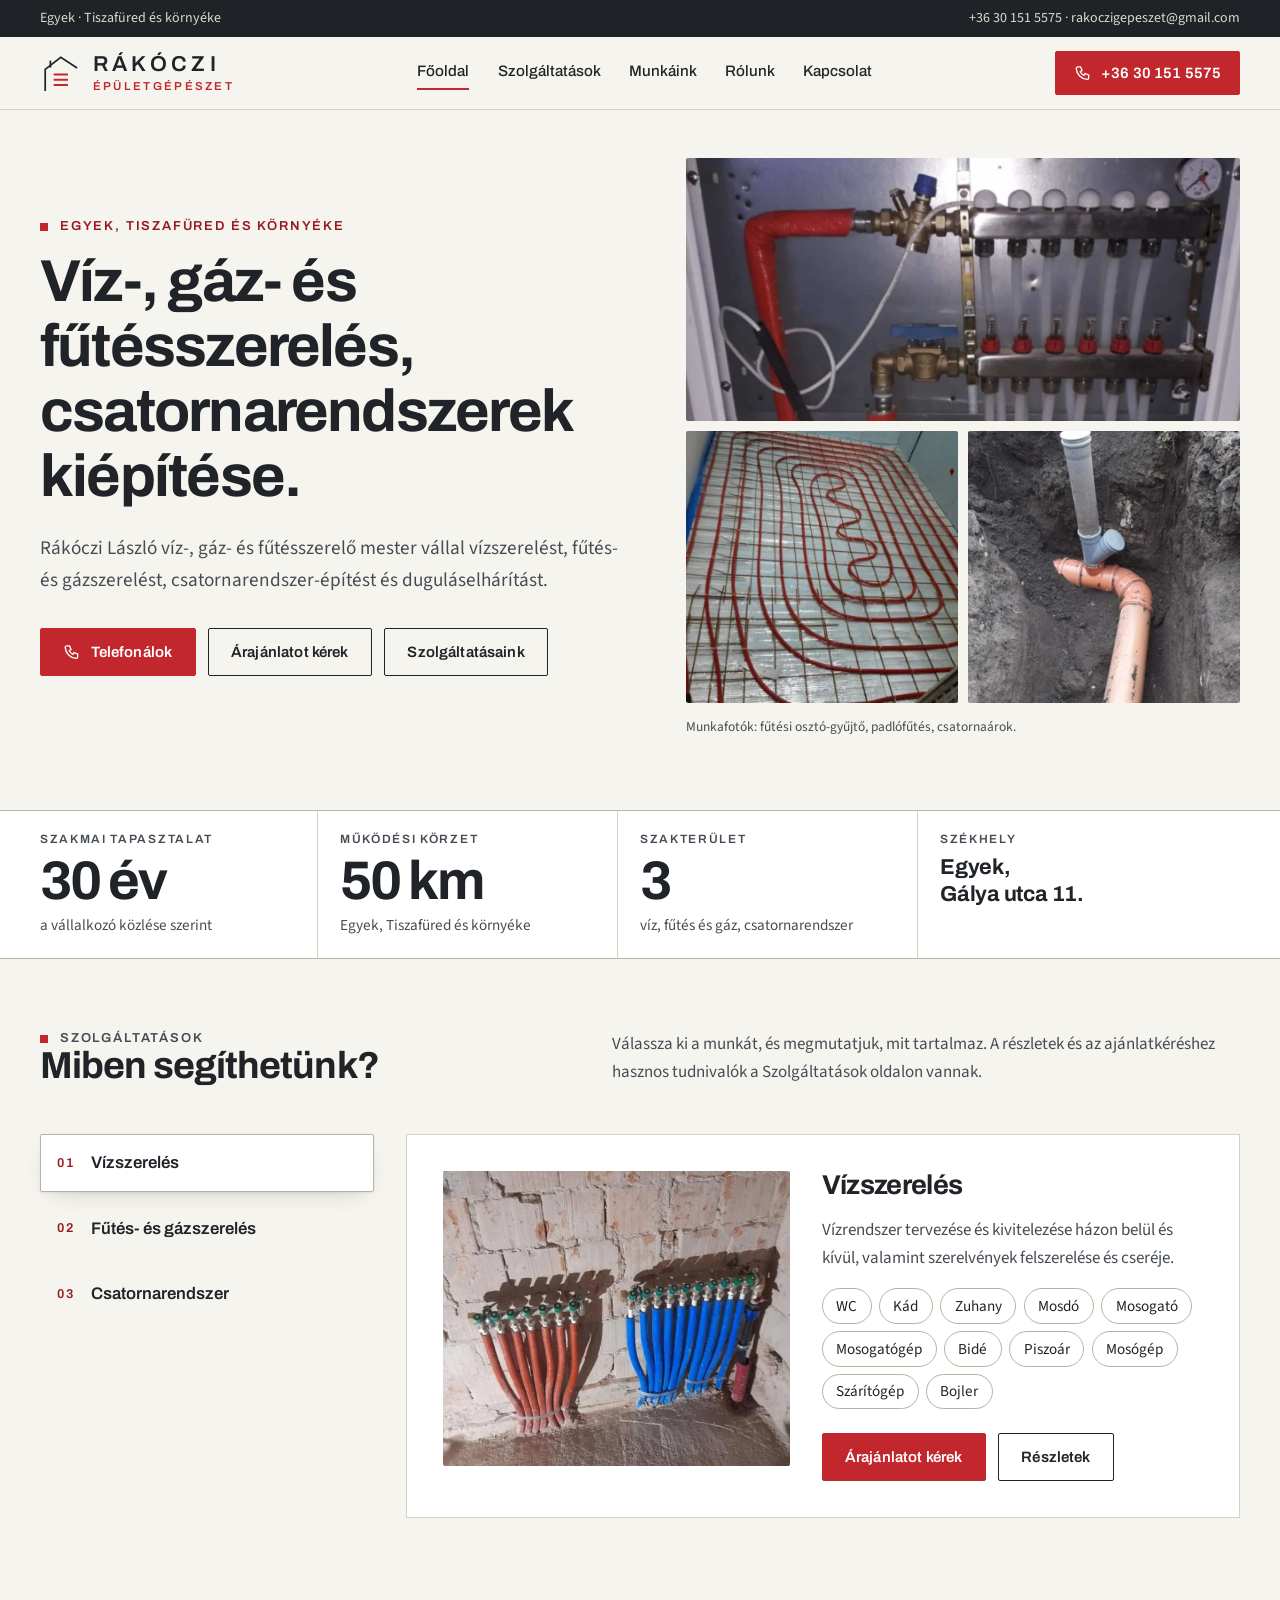
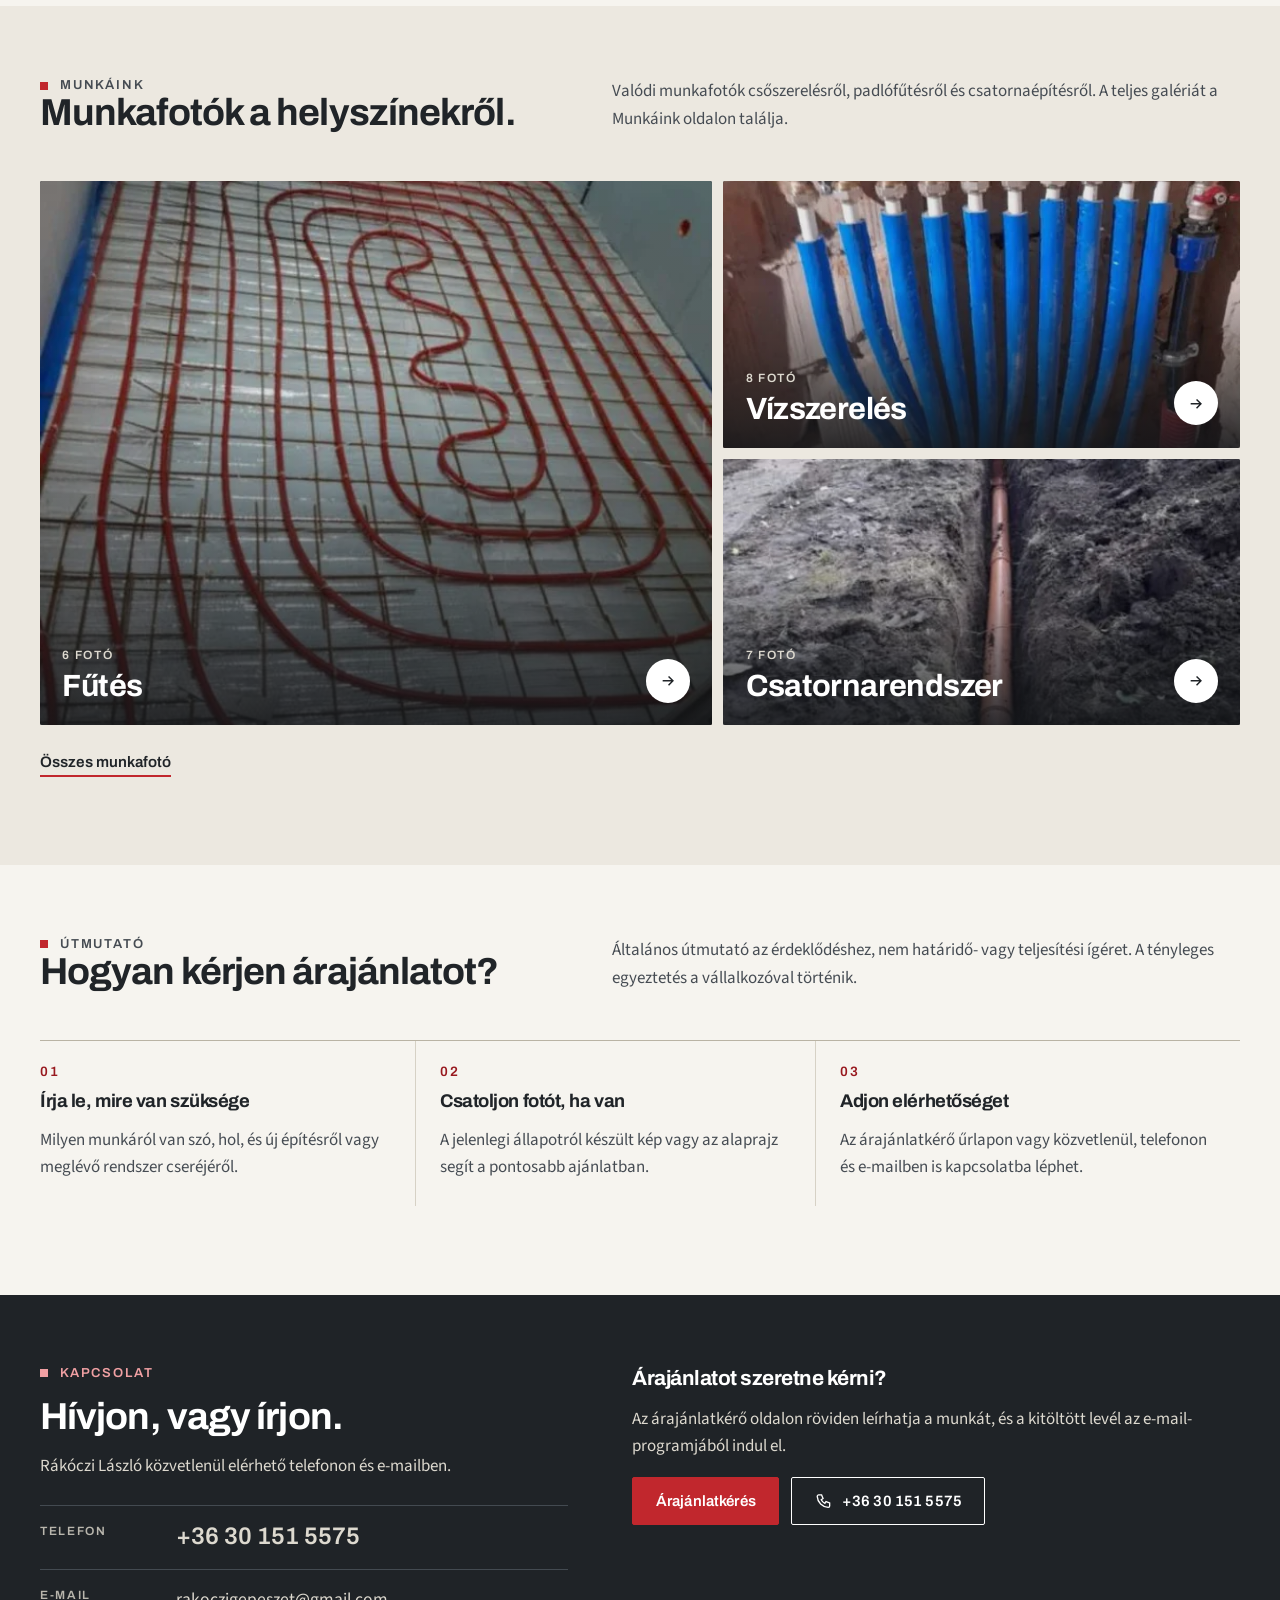
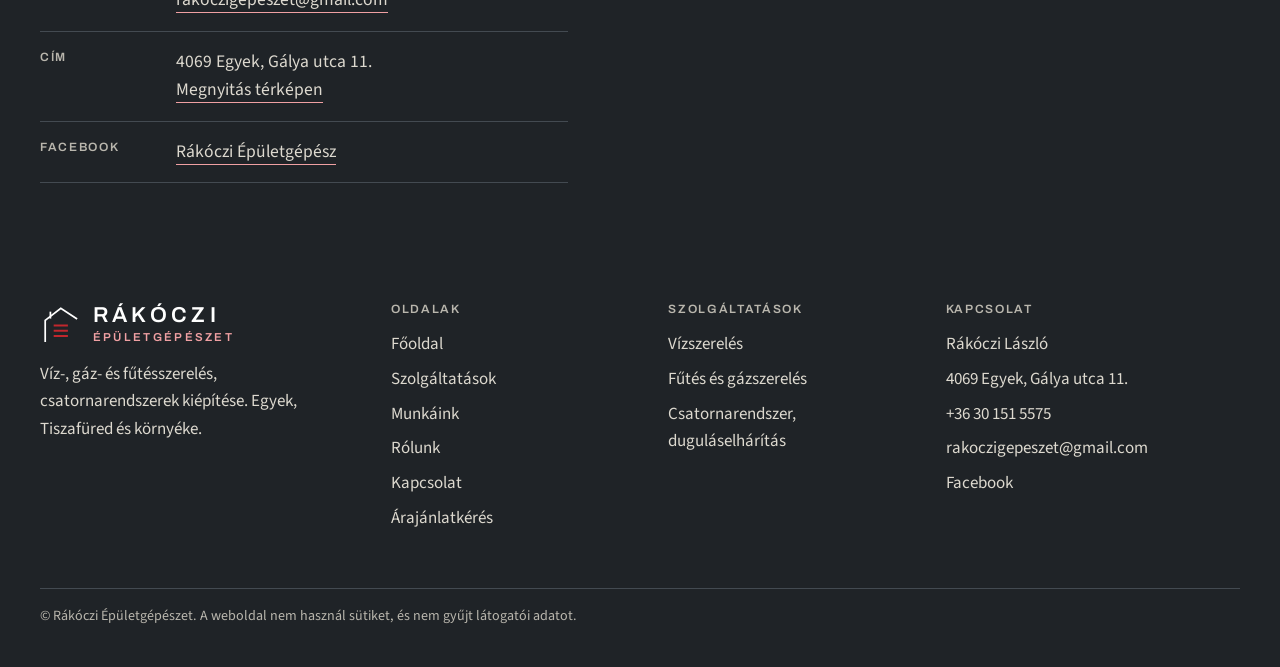
<file: index.html>
<!doctype html>
<html lang="hu">
<head>
<meta charset="utf-8">
<meta name="viewport" content="width=device-width,initial-scale=1">
<title>Rákóczi Épületgépészet – víz-, gáz- és fűtésszerelés Egyek és Tiszafüred környékén</title>
<meta name="description" content="Víz-, gáz- és fűtésszerelés, csatornarendszerek kiépítése és duguláselhárítás Egyek, Tiszafüred és környékén. Rákóczi László víz-, gáz- és fűtésszerelő mester.">
<meta property="og:type" content="website">
<meta property="og:locale" content="hu_HU">
<meta property="og:site_name" content="Rákóczi Épületgépészet">
<meta property="og:title" content="Rákóczi Épületgépészet – víz-, gáz- és fűtésszerelés Egyek és Tiszafüred környékén">
<meta property="og:description" content="Víz-, gáz- és fűtésszerelés, csatornarendszerek kiépítése és duguláselhárítás Egyek, Tiszafüred és környékén. Rákóczi László víz-, gáz- és fűtésszerelő mester.">
<meta property="og:image" content="assets/img/og-image.jpg">
<meta name="robots" content="noindex, nofollow">
<meta name="theme-color" content="#F6F4EF">
<link rel="icon" href="assets/favicon.svg" type="image/svg+xml">
<link rel="preload" href="assets/fonts/archivo-600.woff2" as="font" type="font/woff2" crossorigin>
<link rel="preload" href="assets/fonts/source-sans-400.woff2" as="font" type="font/woff2" crossorigin>
<link rel="stylesheet" href="assets/style.css">
<script type="application/ld+json">{"@context": "https://schema.org", "@type": "LocalBusiness", "name": "Rákóczi Épületgépészet", "description": "Víz-, gáz- és fűtésszerelés, csatornarendszerek kiépítése Egyek, Tiszafüred és környékén.", "telephone": "+36301515575", "email": "rakoczigepeszet@gmail.com", "address": {"@type": "PostalAddress", "streetAddress": "Gálya utca 11.", "postalCode": "4069", "addressLocality": "Egyek", "addressCountry": "HU"}, "founder": {"@type": "Person", "name": "Rákóczi László"}, "sameAs": ["https://www.facebook.com/profile.php?id=61555543803573"]}</script>
</head>
<body>
<a class="skip" href="#tartalom">Ugrás a tartalomra</a>
<div class="topline"><div class="wrap"><span class="hide-s">Egyek · Tiszafüred és környéke</span><span><a href="tel:+36301515575">+36 30 151 5575</a> · <a href="mailto:rakoczigepeszet@gmail.com">rakoczigepeszet@gmail.com</a></span></div></div>
<header class="site-head"><div class="wrap">
<a class="brand" href="" aria-label="Rákóczi Épületgépészet – főoldal"><svg viewBox="0 0 48 48" fill="none" stroke="currentColor" stroke-width="2" aria-hidden="true"><path d="M6 44V20L24 6l18 12" stroke-linecap="square"/><path d="M12 11v6" stroke-linecap="square"/><path d="M17 38h14M17 32h14M17 26h14" stroke="#C1272D" stroke-width="2.4" stroke-linecap="square"/></svg><span class="brand-txt"><b>RÁKÓCZI</b><span>ÉPÜLETGÉPÉSZET</span></span></a>
<nav class="nav" id="nav" aria-label="Fő navigáció"><ul><li><a href="" aria-current="page">Főoldal</a></li><li><a href="szolgaltatasok/">Szolgáltatások</a></li><li><a href="munkaink/">Munkáink</a></li><li><a href="rolunk/">Rólunk</a></li><li><a href="kapcsolat/">Kapcsolat</a></li></ul></nav>
<div class="head-cta"><a class="btn btn--red" href="tel:+36301515575"><svg viewBox="0 0 24 24" fill="none" stroke="currentColor" stroke-width="1.8" aria-hidden="true"><path d="M5 4h4l2 5-2.5 1.5a11 11 0 0 0 5 5L15 13l5 2v4a2 2 0 0 1-2 2A16 16 0 0 1 3 6a2 2 0 0 1 2-2z"/></svg>+36 30 151 5575</a>
<button class="menu-btn" type="button" aria-expanded="false" aria-controls="nav" aria-label="Menü"><svg viewBox="0 0 24 24" fill="none" stroke="currentColor" stroke-width="2" aria-hidden="true"><path d="M4 7h16M4 12h16M4 17h16"/></svg></button></div>
</div></header>
<main id="tartalom">

<section class="hero"><div class="wrap hero-grid">
<div>
<p class="kicker">Egyek, Tiszafüred és környéke</p>
<h1>Víz-, gáz- és fűtésszerelés, csatornarendszerek kiépítése.</h1>
<p class="lead">Rákóczi László víz-, gáz- és fűtésszerelő mester vállal vízszerelést, fűtés- és gázszerelést, csatornarendszer-építést és duguláselhárítást.</p>
<div class="btn-row"><a class="btn btn--red" href="tel:+36301515575"><svg viewBox="0 0 24 24" fill="none" stroke="currentColor" stroke-width="1.8" aria-hidden="true"><path d="M5 4h4l2 5-2.5 1.5a11 11 0 0 0 5 5L15 13l5 2v4a2 2 0 0 1-2 2A16 16 0 0 1 3 6a2 2 0 0 1 2-2z"/></svg>Telefonálok</a><a class="btn" href="arajanlat/">Árajánlatot kérek</a><a class="btn" href="szolgaltatasok/">Szolgáltatásaink</a></div>
</div>
<div class="mosaic">
<figure class="m1"><img src="assets/img/futes-osztogyujto-szekreny.webp" width="1270" height="618" alt="Fűtési osztó-gyűjtő szekrényben, nyomásmérővel"></figure>
<figure class="m2"><img src="assets/img/futes-padlofutes-spiral.webp" width="635" height="612" alt="Padlófűtés csőkígyó spirál elrendezésben"></figure>
<figure class="m3"><img src="assets/img/csatorna-bekotes.webp" width="752" height="750" alt="Csatornacső leágazással az árokban"></figure>
<p class="mosaic-cap">Munkafotók: fűtési osztó-gyűjtő, padlófűtés, csatornaárok.</p>
</div>
</div></section>

<section class="facts" aria-label="A vállalkozás számokban"><div class="wrap"><dl>
<div><dt>Szakmai tapasztalat</dt><dd><b>30 év</b><small>a vállalkozó közlése szerint</small></dd></div>
<div><dt>Működési körzet</dt><dd><b>50 km</b><small>Egyek, Tiszafüred és környéke</small></dd></div>
<div><dt>Szakterület</dt><dd><b>3</b><small>víz, fűtés és gáz, csatornarendszer</small></dd></div>
<div><dt>Székhely</dt><dd><b style="font-size:1.35rem;letter-spacing:-.01em;line-height:1.25;margin-top:.5rem">Egyek,<br>Gálya utca 11.</b></dd></div>
</dl></div></section>

<section class="section"><div class="wrap">
<div class="sec-head"><div><p class="kicker">Szolgáltatások</p><h2>Miben segíthetünk?</h2></div>
<p>Válassza ki a munkát, és megmutatjuk, mit tartalmaz. A részletek és az ajánlatkéréshez hasznos tudnivalók a Szolgáltatások oldalon vannak.</p></div>
<div class="pick"><div class="pick-tabs" role="tablist" aria-label="Szolgáltatások"><button class="pick-tab" role="tab" id="pt1" aria-controls="pp1" aria-selected="true"><span>01</span>Vízszerelés</button><button class="pick-tab" role="tab" id="pt2" aria-controls="pp2" aria-selected="false" tabindex="-1"><span>02</span>Fűtés- és gázszerelés</button><button class="pick-tab" role="tab" id="pt3" aria-controls="pp3" aria-selected="false" tabindex="-1"><span>03</span>Csatornarendszer</button></div><div><div class="pick-panel" role="tabpanel" id="pp1" aria-labelledby="pt1"><figure><img src="assets/img/viz-osztogyujto-kek-piros.webp" width="684" height="745" alt="Téglafalba épített osztó-gyűjtő piros és kék szigetelt csővezetékekkel" loading="lazy" decoding="async"></figure><div><h3>Vízszerelés</h3><p>Vízrendszer tervezése és kivitelezése házon belül és kívül, valamint szerelvények felszerelése és cseréje.</p><ul class="pills"><li>WC</li><li>Kád</li><li>Zuhany</li><li>Mosdó</li><li>Mosogató</li><li>Mosogatógép</li><li>Bidé</li><li>Piszoár</li><li>Mosógép</li><li>Szárítógép</li><li>Bojler</li></ul><div class="btn-row"><a class="btn btn--red" href="arajanlat/">Árajánlatot kérek</a><a class="btn" href="szolgaltatasok/#vizszereles">Részletek</a></div></div></div><div class="pick-panel" role="tabpanel" id="pp2" aria-labelledby="pt2"><figure><img src="assets/img/futes-padlofutes-spiral.webp" width="635" height="612" alt="Padlófűtés csőkígyó spirál elrendezésben, hőszigetelő lemezen" loading="lazy" decoding="async"></figure><div><h3>Fűtés- és gázszerelés</h3><p>Fűtésrendszerek tervezése és kivitelezése, elemeik szerelése és cseréje, valamint gázvezeték kialakítása.</p><ul class="ticks"><li>Fűtésrendszer tervezése és kivitelezése</li><li>Radiátor szerelése, cseréje, áthelyezése, megszüntetése</li><li>Padlófűtés-rendszer szerelése, tisztítása</li><li>Mennyezeti fűtő-hűtő rendszer szerelése, tisztítása</li><li>Törölközőszárító szerelése, cseréje, áthelyezése</li><li>Gázvezeték kialakítása, szerelése</li></ul><div class="btn-row"><a class="btn btn--red" href="arajanlat/">Árajánlatot kérek</a><a class="btn" href="szolgaltatasok/#futes-gaz">Részletek</a></div></div></div><div class="pick-panel" role="tabpanel" id="pp3" aria-labelledby="pt3"><figure><img src="assets/img/csatorna-bekotes.webp" width="752" height="750" alt="Narancssárga csatornacső leágazással az árokban" loading="lazy" decoding="async"></figure><div><h3>Csatornarendszer és duguláselhárítás</h3><p>Csatornarendszerek kiépítése és javítása házon belül és kívül, valamint duguláselhárítás.</p><ul class="ticks"><li>Csatornarendszer tervezése és kivitelezése házon belül és kívül</li><li>Padlóösszefolyó beszerelése, cseréje</li><li>Duguláselhárítás</li></ul><div class="btn-row"><a class="btn btn--red" href="arajanlat/">Árajánlatot kérek</a><a class="btn" href="szolgaltatasok/#csatorna">Részletek</a></div></div></div></div></div>
</div></section>

<section class="section section--tint"><div class="wrap">
<div class="sec-head"><div><p class="kicker">Munkáink</p><h2>Munkafotók a helyszínekről.</h2></div>
<p>Valódi munkafotók csőszerelésről, padlófűtésről és csatornaépítésről. A teljes galériát a Munkáink oldalon találja.</p></div>
<div class="tiles"><a class="tile" href="munkaink/#futes"><img src="assets/img/futes-padlofutes-spiral.webp" width="635" height="612" alt="Padlófűtés csőkígyó spirál elrendezésben" loading="lazy" decoding="async"><span class="tile-in"><span><small>6 fotó</small><b>Fűtés</b></span><i><svg viewBox="0 0 24 24" fill="none" stroke="currentColor" stroke-width="2" aria-hidden="true"><path d="M5 12h14M13 6l6 6-6 6"/></svg></i></span></a><a class="tile" href="munkaink/#viz"><img src="assets/img/viz-osztogyujto-kek.webp" width="584" height="498" alt="Kék szigetelt csövek osztó-gyűjtőn, téglafalon" loading="lazy" decoding="async"><span class="tile-in"><span><small>8 fotó</small><b>Vízszerelés</b></span><i><svg viewBox="0 0 24 24" fill="none" stroke="currentColor" stroke-width="2" aria-hidden="true"><path d="M5 12h14M13 6l6 6-6 6"/></svg></i></span></a><a class="tile" href="munkaink/#csatorna"><img src="assets/img/csatorna-markolo.webp" width="495" height="750" alt="Csatornacső az árokban, háttérben kisgép" loading="lazy" decoding="async"><span class="tile-in"><span><small>7 fotó</small><b>Csatornarendszer</b></span><i><svg viewBox="0 0 24 24" fill="none" stroke="currentColor" stroke-width="2" aria-hidden="true"><path d="M5 12h14M13 6l6 6-6 6"/></svg></i></span></a></div>
<p style="margin-top:1.5rem"><a class="more" href="munkaink/">Összes munkafotó</a></p>
</div></section>

<section class="section"><div class="wrap">
<div class="sec-head"><div><p class="kicker">Útmutató</p><h2>Hogyan kérjen árajánlatot?</h2></div>
<p>Általános útmutató az érdeklődéshez, nem határidő- vagy teljesítési ígéret. A tényleges egyeztetés a vállalkozóval történik.</p></div>
<ol class="steps">
<li><h3>Írja le, mire van szüksége</h3><p>Milyen munkáról van szó, hol, és új építésről vagy meglévő rendszer cseréjéről.</p></li>
<li><h3>Csatoljon fotót, ha van</h3><p>A jelenlegi állapotról készült kép vagy az alaprajz segít a pontosabb ajánlatban.</p></li>
<li><h3>Adjon elérhetőséget</h3><p>Az árajánlatkérő űrlapon vagy közvetlenül, telefonon és e-mailben is kapcsolatba léphet.</p></li>
</ol>
</div></section>

<section class="section section--dark"><div class="wrap contact-grid">
<div><p class="kicker">Kapcsolat</p><h2>Hívjon, vagy írjon.</h2>
<p>Rákóczi László közvetlenül elérhető telefonon és e-mailben.</p><dl class="cdl">
<div><dt>Telefon</dt><dd><a class="tel" href="tel:+36301515575">+36 30 151 5575</a></dd></div>
<div><dt>E-mail</dt><dd><a href="mailto:rakoczigepeszet@gmail.com">rakoczigepeszet@gmail.com</a></dd></div>
<div><dt>Cím</dt><dd>4069 Egyek, Gálya utca 11.<br><a href="https://www.openstreetmap.org/search?query=4069%20Egyek%2C%20G%C3%A1lya%20utca%2011" rel="noopener" target="_blank">Megnyitás térképen</a></dd></div>
<div><dt>Facebook</dt><dd><a href="https://www.facebook.com/profile.php?id=61555543803573" rel="noopener" target="_blank">Rákóczi Épületgépész</a></dd></div>
</dl></div>
<div><h3>Árajánlatot szeretne kérni?</h3>
<p>Az árajánlatkérő oldalon röviden leírhatja a munkát, és a kitöltött levél az e-mail-programjából indul el.</p>
<div class="btn-row"><a class="btn btn--red" href="arajanlat/">Árajánlatkérés</a><a class="btn" style="color:#fff;border-color:#fff" href="tel:+36301515575"><svg viewBox="0 0 24 24" fill="none" stroke="currentColor" stroke-width="1.8" aria-hidden="true"><path d="M5 4h4l2 5-2.5 1.5a11 11 0 0 0 5 5L15 13l5 2v4a2 2 0 0 1-2 2A16 16 0 0 1 3 6a2 2 0 0 1 2-2z"/></svg>+36 30 151 5575</a></div></div>
</div></section>

</main>
<footer class="site-foot"><div class="wrap">
<div class="foot-grid">
<div><a class="brand" href=""><svg viewBox="0 0 48 48" fill="none" stroke="currentColor" stroke-width="2" aria-hidden="true"><path d="M6 44V20L24 6l18 12" stroke-linecap="square"/><path d="M12 11v6" stroke-linecap="square"/><path d="M17 38h14M17 32h14M17 26h14" stroke="#C1272D" stroke-width="2.4" stroke-linecap="square"/></svg><span class="brand-txt"><b>RÁKÓCZI</b><span>ÉPÜLETGÉPÉSZET</span></span></a>
<p style="margin-top:1rem;max-width:20rem">Víz-, gáz- és fűtésszerelés, csatornarendszerek kiépítése. Egyek, Tiszafüred és környéke.</p></div>
<div><h2>Oldalak</h2><ul><li><a href="">Főoldal</a></li><li><a href="szolgaltatasok/">Szolgáltatások</a></li><li><a href="munkaink/">Munkáink</a></li><li><a href="rolunk/">Rólunk</a></li><li><a href="kapcsolat/">Kapcsolat</a></li><li><a href="arajanlat/">Árajánlatkérés</a></li></ul></div>
<div><h2>Szolgáltatások</h2><ul><li><a href="szolgaltatasok/#vizszereles">Vízszerelés</a></li><li><a href="szolgaltatasok/#futes-gaz">Fűtés és gázszerelés</a></li><li><a href="szolgaltatasok/#csatorna">Csatornarendszer, duguláselhárítás</a></li></ul></div>
<div><h2>Kapcsolat</h2><ul><li>Rákóczi László</li><li>4069 Egyek, Gálya utca 11.</li><li><a href="tel:+36301515575">+36 30 151 5575</a></li><li><a href="mailto:rakoczigepeszet@gmail.com">rakoczigepeszet@gmail.com</a></li><li><a href="https://www.facebook.com/profile.php?id=61555543803573" rel="noopener" target="_blank">Facebook</a></li></ul></div>
</div>
<p class="foot-bottom">© Rákóczi Épületgépészet. A weboldal nem használ sütiket, és nem gyűjt látogatói adatot.</p>
</div></footer>
<div class="mbar"><a class="btn btn--red" href="tel:+36301515575"><svg viewBox="0 0 24 24" fill="none" stroke="currentColor" stroke-width="1.8" aria-hidden="true"><path d="M5 4h4l2 5-2.5 1.5a11 11 0 0 0 5 5L15 13l5 2v4a2 2 0 0 1-2 2A16 16 0 0 1 3 6a2 2 0 0 1 2-2z"/></svg>Telefonálok</a><a class="btn" href="arajanlat/">Árajánlatkérés</a></div>
<script src="assets/site.js" defer></script>
</body>
</html>
</file>
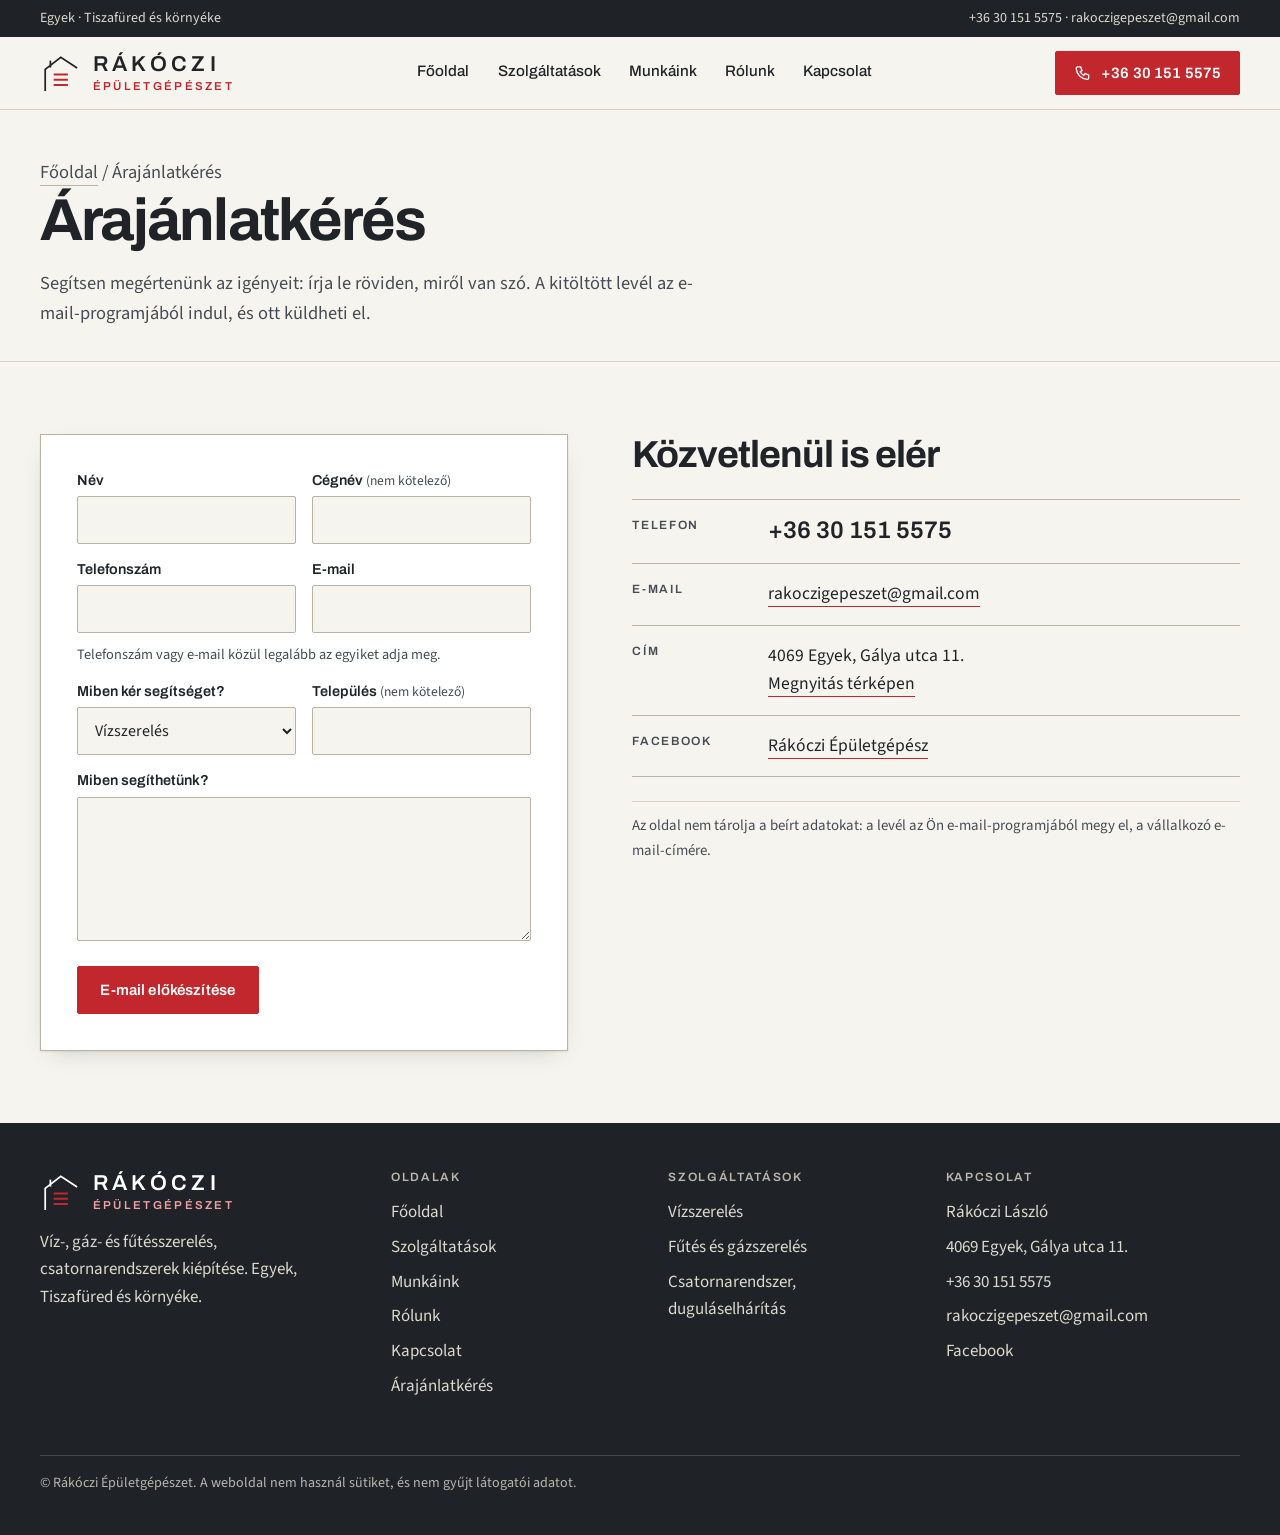
<file: arajanlat/index.html>
<!doctype html>
<html lang="hu">
<head>
<meta charset="utf-8">
<meta name="viewport" content="width=device-width,initial-scale=1">
<title>Árajánlatkérés – Rákóczi Épületgépészet</title>
<meta name="description" content="Kérjen árajánlatot víz-, gáz- és fűtésszerelésre vagy csatornarendszer kiépítésére a Rákóczi Épületgépészettől.">
<meta property="og:type" content="website">
<meta property="og:locale" content="hu_HU">
<meta property="og:site_name" content="Rákóczi Épületgépészet">
<meta property="og:title" content="Árajánlatkérés – Rákóczi Épületgépészet">
<meta property="og:description" content="Kérjen árajánlatot víz-, gáz- és fűtésszerelésre vagy csatornarendszer kiépítésére a Rákóczi Épületgépészettől.">
<meta property="og:image" content="../assets/img/og-image.jpg">
<meta name="robots" content="noindex, nofollow">
<meta name="theme-color" content="#F6F4EF">
<link rel="icon" href="../assets/favicon.svg" type="image/svg+xml">
<link rel="preload" href="../assets/fonts/archivo-600.woff2" as="font" type="font/woff2" crossorigin>
<link rel="preload" href="../assets/fonts/source-sans-400.woff2" as="font" type="font/woff2" crossorigin>
<link rel="stylesheet" href="../assets/style.css">

</head>
<body>
<a class="skip" href="#tartalom">Ugrás a tartalomra</a>
<div class="topline"><div class="wrap"><span class="hide-s">Egyek · Tiszafüred és környéke</span><span><a href="tel:+36301515575">+36 30 151 5575</a> · <a href="mailto:rakoczigepeszet@gmail.com">rakoczigepeszet@gmail.com</a></span></div></div>
<header class="site-head"><div class="wrap">
<a class="brand" href="../" aria-label="Rákóczi Épületgépészet – főoldal"><svg viewBox="0 0 48 48" fill="none" stroke="currentColor" stroke-width="2" aria-hidden="true"><path d="M6 44V20L24 6l18 12" stroke-linecap="square"/><path d="M12 11v6" stroke-linecap="square"/><path d="M17 38h14M17 32h14M17 26h14" stroke="#C1272D" stroke-width="2.4" stroke-linecap="square"/></svg><span class="brand-txt"><b>RÁKÓCZI</b><span>ÉPÜLETGÉPÉSZET</span></span></a>
<nav class="nav" id="nav" aria-label="Fő navigáció"><ul><li><a href="../">Főoldal</a></li><li><a href="../szolgaltatasok/">Szolgáltatások</a></li><li><a href="../munkaink/">Munkáink</a></li><li><a href="../rolunk/">Rólunk</a></li><li><a href="../kapcsolat/">Kapcsolat</a></li></ul></nav>
<div class="head-cta"><a class="btn btn--red" href="tel:+36301515575"><svg viewBox="0 0 24 24" fill="none" stroke="currentColor" stroke-width="1.8" aria-hidden="true"><path d="M5 4h4l2 5-2.5 1.5a11 11 0 0 0 5 5L15 13l5 2v4a2 2 0 0 1-2 2A16 16 0 0 1 3 6a2 2 0 0 1 2-2z"/></svg>+36 30 151 5575</a>
<button class="menu-btn" type="button" aria-expanded="false" aria-controls="nav" aria-label="Menü"><svg viewBox="0 0 24 24" fill="none" stroke="currentColor" stroke-width="2" aria-hidden="true"><path d="M4 7h16M4 12h16M4 17h16"/></svg></button></div>
</div></header>
<main id="tartalom">

<section class="page-head"><div class="wrap"><p class="crumbs"><a href="../">Főoldal</a> / Árajánlatkérés</p>
<h1>Árajánlatkérés</h1>
<p>Segítsen megértenünk az igényeit: írja le röviden, miről van szó. A kitöltött levél az e-mail-programjából indul, és ott küldheti el.</p></div></section>
<section class="section"><div class="wrap contact-grid">
<form class="form" id="ajanlat-form" data-to="rakoczigepeszet@gmail.com" novalidate>
<div class="row">
<div class="field"><label for="nev">Név</label><input id="nev" name="nev" autocomplete="name" required aria-describedby="e-nev"><p class="err" id="e-nev" role="alert"></p></div>
<div class="field"><label for="cegnev">Cégnév <span class="opt">(nem kötelező)</span></label><input id="cegnev" name="cegnev" autocomplete="organization"></div>
</div>
<div class="row">
<div class="field"><label for="telefon">Telefonszám</label><input id="telefon" name="telefon" type="tel" autocomplete="tel" aria-describedby="e-telefon"><p class="err" id="e-telefon" role="alert"></p></div>
<div class="field"><label for="email">E-mail</label><input id="email" name="email" type="email" autocomplete="email" aria-describedby="e-email"><p class="err" id="e-email" role="alert"></p></div>
</div>
<p class="hint" style="margin:-.4rem 0 var(--s3)">Telefonszám vagy e-mail közül legalább az egyiket adja meg.</p>
<div class="row">
<div class="field"><label for="tema">Miben kér segítséget?</label><select id="tema" name="tema">
<option>Vízszerelés</option><option>Fűtés- és gázszerelés</option><option>Csatornarendszer, duguláselhárítás</option><option>Egyéb, vagy még nem biztos</option></select></div>
<div class="field"><label for="telepules">Település <span class="opt">(nem kötelező)</span></label><input id="telepules" name="telepules" autocomplete="address-level2"></div>
</div>
<div class="field"><label for="uzenet">Miben segíthetünk?</label><textarea id="uzenet" name="uzenet" required aria-describedby="e-uzenet"></textarea><p class="err" id="e-uzenet" role="alert"></p></div>
<button class="btn btn--red" type="submit">E-mail előkészítése</button>
<div class="status" id="form-status" role="status" hidden></div>
<noscript><p class="hint">Az űrlap működéséhez JavaScript kell. Írjon közvetlenül a <a href="mailto:rakoczigepeszet@gmail.com">rakoczigepeszet@gmail.com</a> címre, vagy hívja a +36 30 151 5575 számot.</p></noscript>
</form>
<div><h2>Közvetlenül is elér</h2><dl class="cdl">
<div><dt>Telefon</dt><dd><a class="tel" href="tel:+36301515575">+36 30 151 5575</a></dd></div>
<div><dt>E-mail</dt><dd><a href="mailto:rakoczigepeszet@gmail.com">rakoczigepeszet@gmail.com</a></dd></div>
<div><dt>Cím</dt><dd>4069 Egyek, Gálya utca 11.<br><a href="https://www.openstreetmap.org/search?query=4069%20Egyek%2C%20G%C3%A1lya%20utca%2011" rel="noopener" target="_blank">Megnyitás térképen</a></dd></div>
<div><dt>Facebook</dt><dd><a href="https://www.facebook.com/profile.php?id=61555543803573" rel="noopener" target="_blank">Rákóczi Épületgépész</a></dd></div>
</dl>
<p class="note">Az oldal nem tárolja a beírt adatokat: a levél az Ön e-mail-programjából megy el, a vállalkozó e-mail-címére.</p></div>
</div></section>
</main>
<footer class="site-foot"><div class="wrap">
<div class="foot-grid">
<div><a class="brand" href="../"><svg viewBox="0 0 48 48" fill="none" stroke="currentColor" stroke-width="2" aria-hidden="true"><path d="M6 44V20L24 6l18 12" stroke-linecap="square"/><path d="M12 11v6" stroke-linecap="square"/><path d="M17 38h14M17 32h14M17 26h14" stroke="#C1272D" stroke-width="2.4" stroke-linecap="square"/></svg><span class="brand-txt"><b>RÁKÓCZI</b><span>ÉPÜLETGÉPÉSZET</span></span></a>
<p style="margin-top:1rem;max-width:20rem">Víz-, gáz- és fűtésszerelés, csatornarendszerek kiépítése. Egyek, Tiszafüred és környéke.</p></div>
<div><h2>Oldalak</h2><ul><li><a href="../">Főoldal</a></li><li><a href="../szolgaltatasok/">Szolgáltatások</a></li><li><a href="../munkaink/">Munkáink</a></li><li><a href="../rolunk/">Rólunk</a></li><li><a href="../kapcsolat/">Kapcsolat</a></li><li><a href="../arajanlat/">Árajánlatkérés</a></li></ul></div>
<div><h2>Szolgáltatások</h2><ul><li><a href="../szolgaltatasok/#vizszereles">Vízszerelés</a></li><li><a href="../szolgaltatasok/#futes-gaz">Fűtés és gázszerelés</a></li><li><a href="../szolgaltatasok/#csatorna">Csatornarendszer, duguláselhárítás</a></li></ul></div>
<div><h2>Kapcsolat</h2><ul><li>Rákóczi László</li><li>4069 Egyek, Gálya utca 11.</li><li><a href="tel:+36301515575">+36 30 151 5575</a></li><li><a href="mailto:rakoczigepeszet@gmail.com">rakoczigepeszet@gmail.com</a></li><li><a href="https://www.facebook.com/profile.php?id=61555543803573" rel="noopener" target="_blank">Facebook</a></li></ul></div>
</div>
<p class="foot-bottom">© Rákóczi Épületgépészet. A weboldal nem használ sütiket, és nem gyűjt látogatói adatot.</p>
</div></footer>
<div class="mbar"><a class="btn btn--red" href="tel:+36301515575"><svg viewBox="0 0 24 24" fill="none" stroke="currentColor" stroke-width="1.8" aria-hidden="true"><path d="M5 4h4l2 5-2.5 1.5a11 11 0 0 0 5 5L15 13l5 2v4a2 2 0 0 1-2 2A16 16 0 0 1 3 6a2 2 0 0 1 2-2z"/></svg>Telefonálok</a><a class="btn" href="../arajanlat/">Árajánlatkérés</a></div>
<script src="../assets/site.js" defer></script>
</body>
</html>
</file>
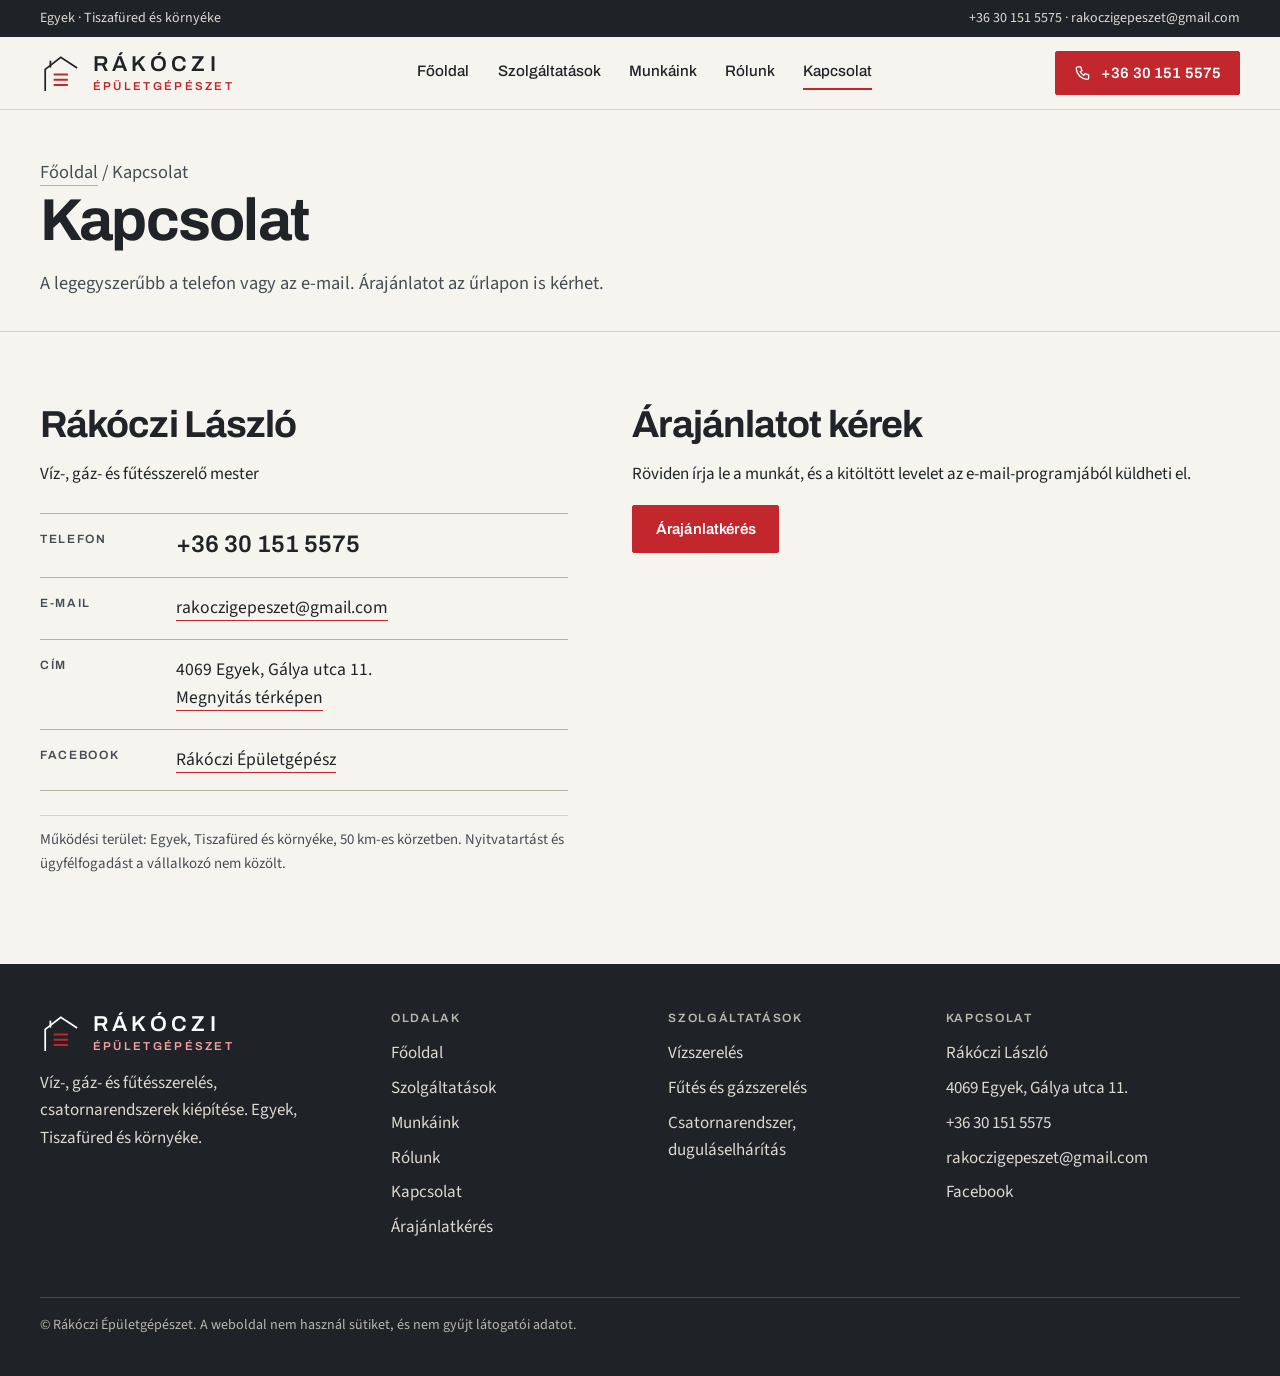
<file: kapcsolat/index.html>
<!doctype html>
<html lang="hu">
<head>
<meta charset="utf-8">
<meta name="viewport" content="width=device-width,initial-scale=1">
<title>Kapcsolat – Rákóczi Épületgépészet</title>
<meta name="description" content="Rákóczi Épületgépészet elérhetőségei: Egyek, Gálya utca 11., +36 30 151 5575, rakoczigepeszet@gmail.com.">
<meta property="og:type" content="website">
<meta property="og:locale" content="hu_HU">
<meta property="og:site_name" content="Rákóczi Épületgépészet">
<meta property="og:title" content="Kapcsolat – Rákóczi Épületgépészet">
<meta property="og:description" content="Rákóczi Épületgépészet elérhetőségei: Egyek, Gálya utca 11., +36 30 151 5575, rakoczigepeszet@gmail.com.">
<meta property="og:image" content="../assets/img/og-image.jpg">
<meta name="robots" content="noindex, nofollow">
<meta name="theme-color" content="#F6F4EF">
<link rel="icon" href="../assets/favicon.svg" type="image/svg+xml">
<link rel="preload" href="../assets/fonts/archivo-600.woff2" as="font" type="font/woff2" crossorigin>
<link rel="preload" href="../assets/fonts/source-sans-400.woff2" as="font" type="font/woff2" crossorigin>
<link rel="stylesheet" href="../assets/style.css">

</head>
<body>
<a class="skip" href="#tartalom">Ugrás a tartalomra</a>
<div class="topline"><div class="wrap"><span class="hide-s">Egyek · Tiszafüred és környéke</span><span><a href="tel:+36301515575">+36 30 151 5575</a> · <a href="mailto:rakoczigepeszet@gmail.com">rakoczigepeszet@gmail.com</a></span></div></div>
<header class="site-head"><div class="wrap">
<a class="brand" href="../" aria-label="Rákóczi Épületgépészet – főoldal"><svg viewBox="0 0 48 48" fill="none" stroke="currentColor" stroke-width="2" aria-hidden="true"><path d="M6 44V20L24 6l18 12" stroke-linecap="square"/><path d="M12 11v6" stroke-linecap="square"/><path d="M17 38h14M17 32h14M17 26h14" stroke="#C1272D" stroke-width="2.4" stroke-linecap="square"/></svg><span class="brand-txt"><b>RÁKÓCZI</b><span>ÉPÜLETGÉPÉSZET</span></span></a>
<nav class="nav" id="nav" aria-label="Fő navigáció"><ul><li><a href="../">Főoldal</a></li><li><a href="../szolgaltatasok/">Szolgáltatások</a></li><li><a href="../munkaink/">Munkáink</a></li><li><a href="../rolunk/">Rólunk</a></li><li><a href="../kapcsolat/" aria-current="page">Kapcsolat</a></li></ul></nav>
<div class="head-cta"><a class="btn btn--red" href="tel:+36301515575"><svg viewBox="0 0 24 24" fill="none" stroke="currentColor" stroke-width="1.8" aria-hidden="true"><path d="M5 4h4l2 5-2.5 1.5a11 11 0 0 0 5 5L15 13l5 2v4a2 2 0 0 1-2 2A16 16 0 0 1 3 6a2 2 0 0 1 2-2z"/></svg>+36 30 151 5575</a>
<button class="menu-btn" type="button" aria-expanded="false" aria-controls="nav" aria-label="Menü"><svg viewBox="0 0 24 24" fill="none" stroke="currentColor" stroke-width="2" aria-hidden="true"><path d="M4 7h16M4 12h16M4 17h16"/></svg></button></div>
</div></header>
<main id="tartalom">

<section class="page-head"><div class="wrap"><p class="crumbs"><a href="../">Főoldal</a> / Kapcsolat</p>
<h1>Kapcsolat</h1><p>A legegyszerűbb a telefon vagy az e-mail. Árajánlatot az űrlapon is kérhet.</p></div></section>
<section class="section"><div class="wrap contact-grid">
<div><h2>Rákóczi László</h2><p>Víz-, gáz- és fűtésszerelő mester</p><dl class="cdl">
<div><dt>Telefon</dt><dd><a class="tel" href="tel:+36301515575">+36 30 151 5575</a></dd></div>
<div><dt>E-mail</dt><dd><a href="mailto:rakoczigepeszet@gmail.com">rakoczigepeszet@gmail.com</a></dd></div>
<div><dt>Cím</dt><dd>4069 Egyek, Gálya utca 11.<br><a href="https://www.openstreetmap.org/search?query=4069%20Egyek%2C%20G%C3%A1lya%20utca%2011" rel="noopener" target="_blank">Megnyitás térképen</a></dd></div>
<div><dt>Facebook</dt><dd><a href="https://www.facebook.com/profile.php?id=61555543803573" rel="noopener" target="_blank">Rákóczi Épületgépész</a></dd></div>
</dl>
<p class="note">Működési terület: Egyek, Tiszafüred és környéke, 50 km-es körzetben. Nyitvatartást és ügyfélfogadást a vállalkozó nem közölt.</p></div>
<div><h2>Árajánlatot kérek</h2><p>Röviden írja le a munkát, és a kitöltött levelet az e-mail-programjából küldheti el.</p>
<a class="btn btn--red" href="../arajanlat/">Árajánlatkérés</a></div>
</div></section>
</main>
<footer class="site-foot"><div class="wrap">
<div class="foot-grid">
<div><a class="brand" href="../"><svg viewBox="0 0 48 48" fill="none" stroke="currentColor" stroke-width="2" aria-hidden="true"><path d="M6 44V20L24 6l18 12" stroke-linecap="square"/><path d="M12 11v6" stroke-linecap="square"/><path d="M17 38h14M17 32h14M17 26h14" stroke="#C1272D" stroke-width="2.4" stroke-linecap="square"/></svg><span class="brand-txt"><b>RÁKÓCZI</b><span>ÉPÜLETGÉPÉSZET</span></span></a>
<p style="margin-top:1rem;max-width:20rem">Víz-, gáz- és fűtésszerelés, csatornarendszerek kiépítése. Egyek, Tiszafüred és környéke.</p></div>
<div><h2>Oldalak</h2><ul><li><a href="../">Főoldal</a></li><li><a href="../szolgaltatasok/">Szolgáltatások</a></li><li><a href="../munkaink/">Munkáink</a></li><li><a href="../rolunk/">Rólunk</a></li><li><a href="../kapcsolat/">Kapcsolat</a></li><li><a href="../arajanlat/">Árajánlatkérés</a></li></ul></div>
<div><h2>Szolgáltatások</h2><ul><li><a href="../szolgaltatasok/#vizszereles">Vízszerelés</a></li><li><a href="../szolgaltatasok/#futes-gaz">Fűtés és gázszerelés</a></li><li><a href="../szolgaltatasok/#csatorna">Csatornarendszer, duguláselhárítás</a></li></ul></div>
<div><h2>Kapcsolat</h2><ul><li>Rákóczi László</li><li>4069 Egyek, Gálya utca 11.</li><li><a href="tel:+36301515575">+36 30 151 5575</a></li><li><a href="mailto:rakoczigepeszet@gmail.com">rakoczigepeszet@gmail.com</a></li><li><a href="https://www.facebook.com/profile.php?id=61555543803573" rel="noopener" target="_blank">Facebook</a></li></ul></div>
</div>
<p class="foot-bottom">© Rákóczi Épületgépészet. A weboldal nem használ sütiket, és nem gyűjt látogatói adatot.</p>
</div></footer>
<div class="mbar"><a class="btn btn--red" href="tel:+36301515575"><svg viewBox="0 0 24 24" fill="none" stroke="currentColor" stroke-width="1.8" aria-hidden="true"><path d="M5 4h4l2 5-2.5 1.5a11 11 0 0 0 5 5L15 13l5 2v4a2 2 0 0 1-2 2A16 16 0 0 1 3 6a2 2 0 0 1 2-2z"/></svg>Telefonálok</a><a class="btn" href="../arajanlat/">Árajánlatkérés</a></div>
<script src="../assets/site.js" defer></script>
</body>
</html>
</file>
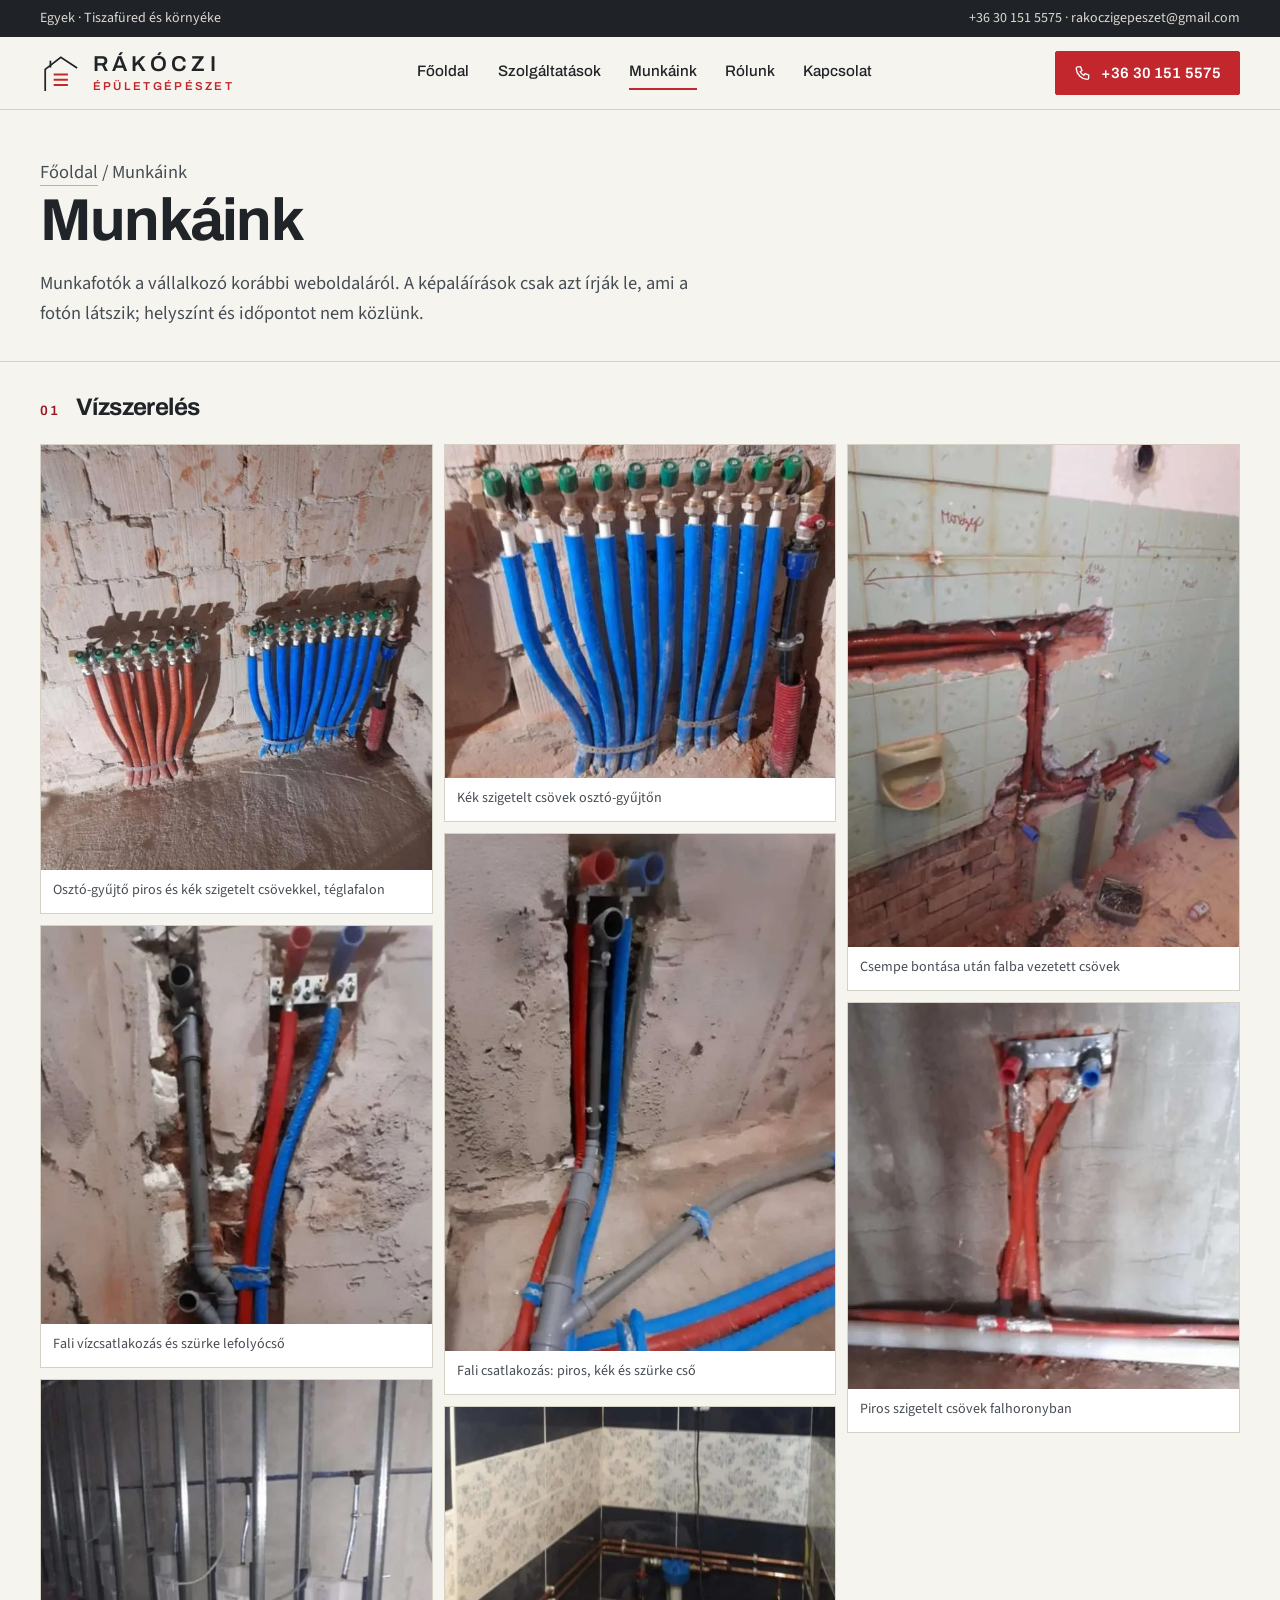
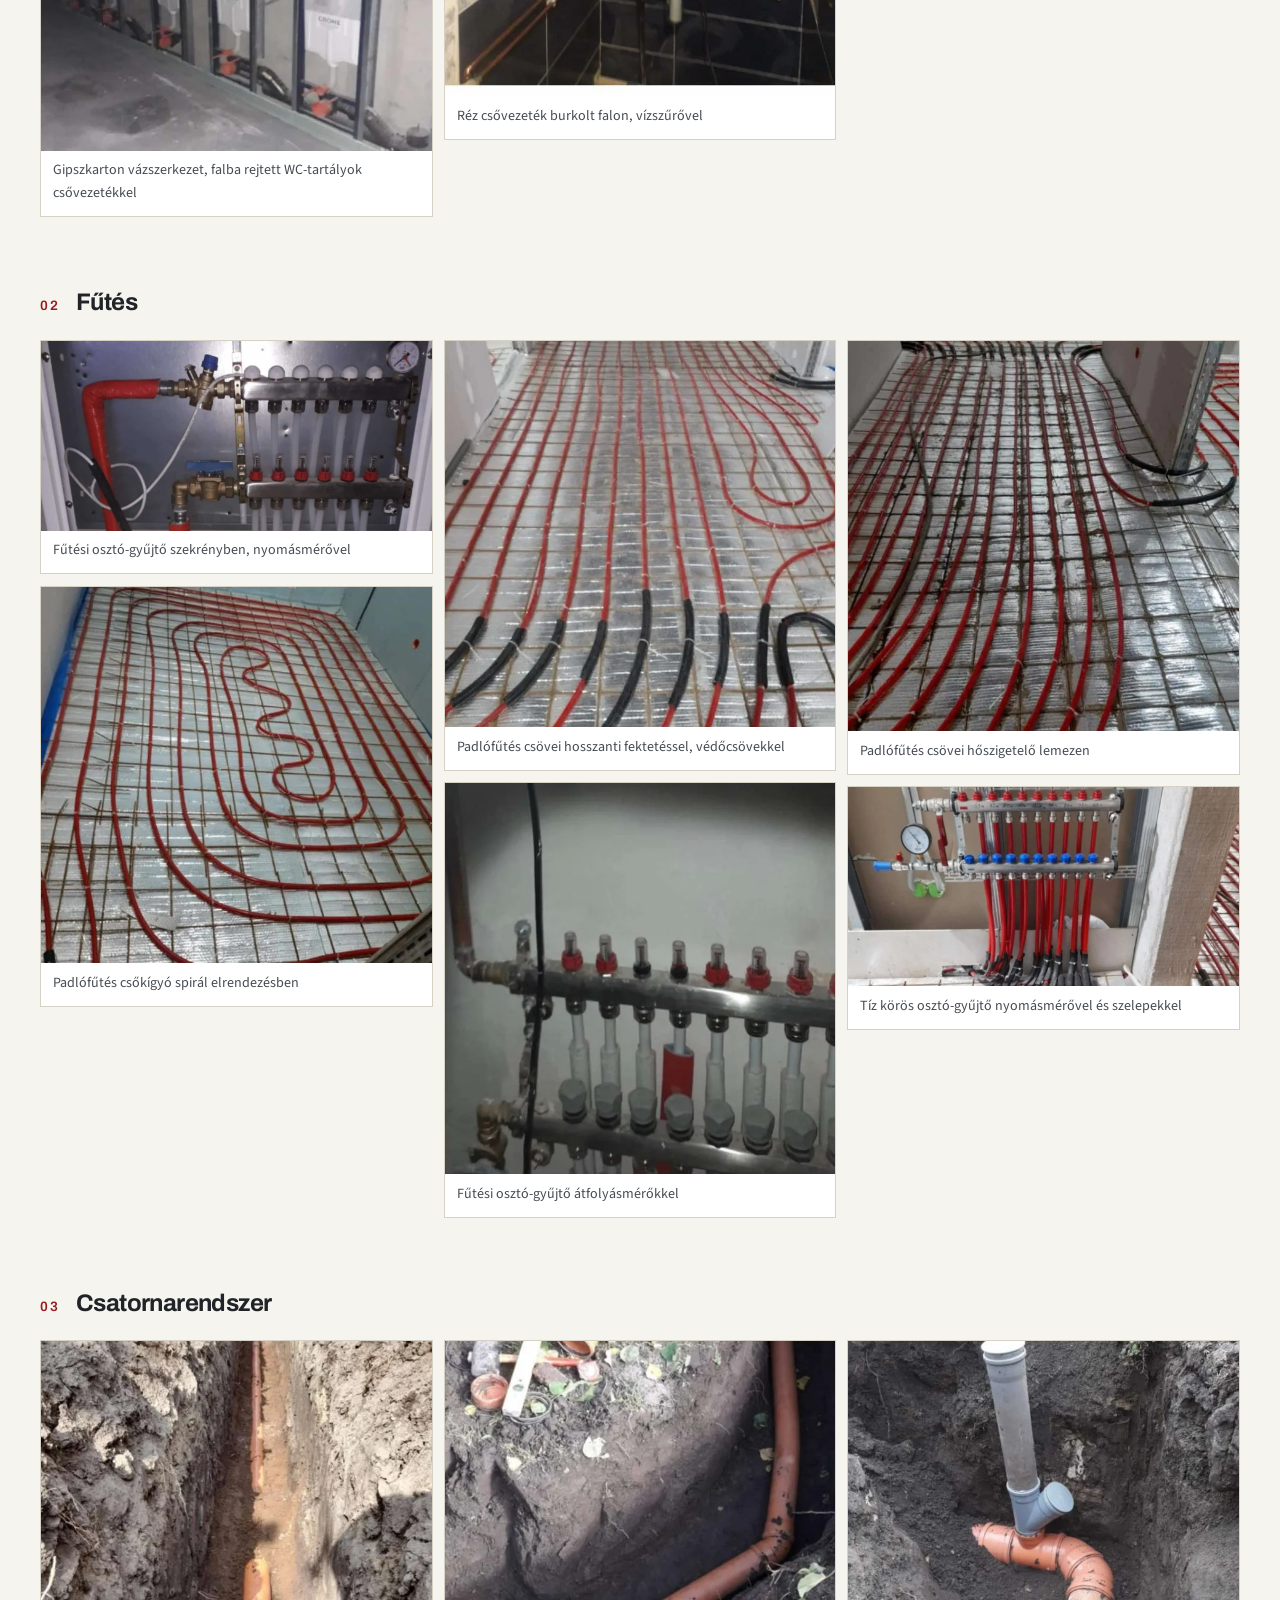
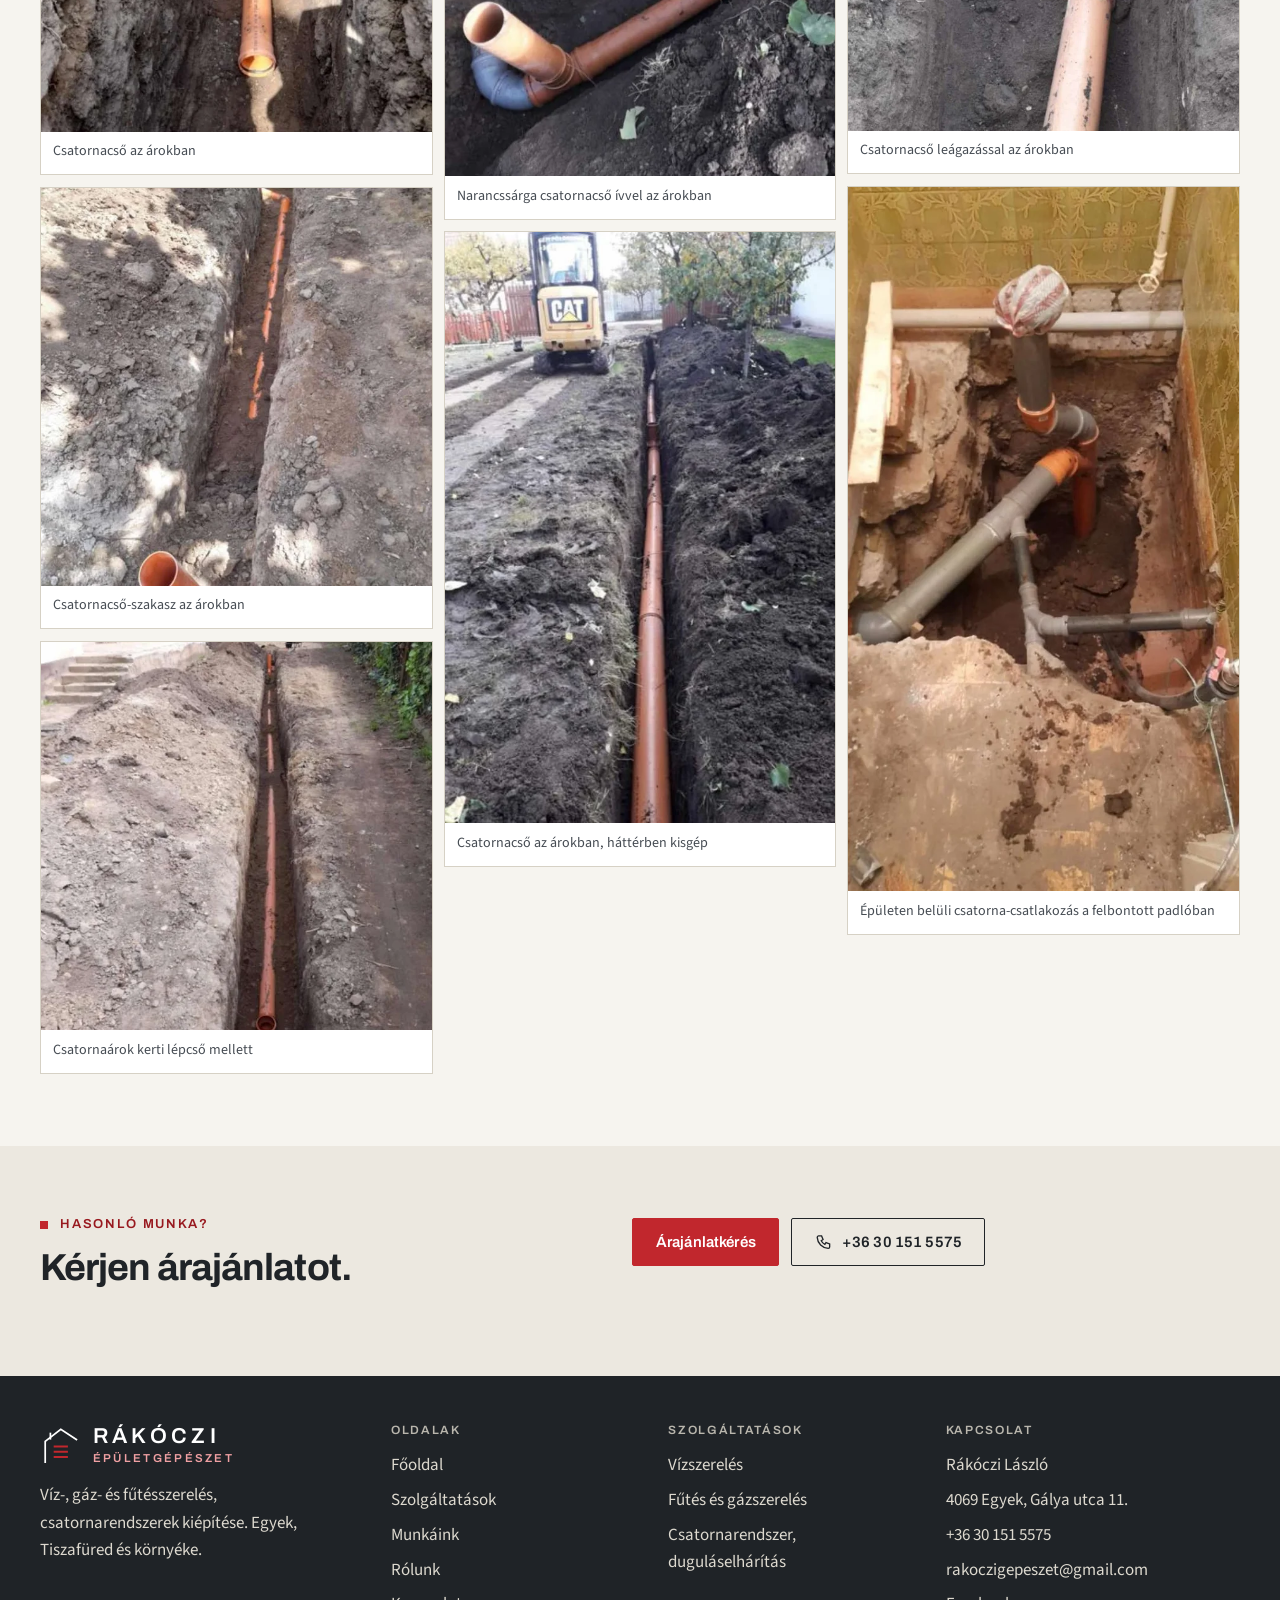
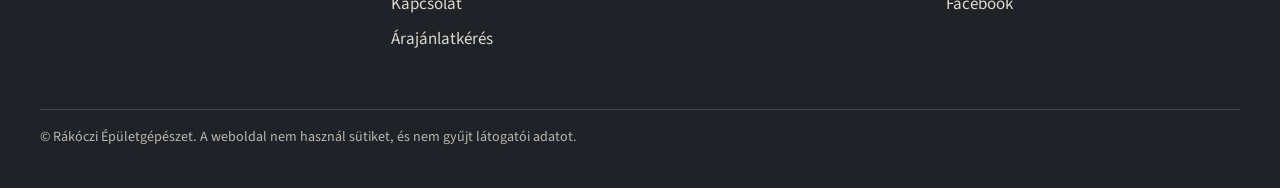
<file: munkaink/index.html>
<!doctype html>
<html lang="hu">
<head>
<meta charset="utf-8">
<meta name="viewport" content="width=device-width,initial-scale=1">
<title>Munkáink – Rákóczi Épületgépészet</title>
<meta name="description" content="Munkafotók vízszerelésről, fűtésrendszerekről, padlófűtésről és csatornaépítésről a Rákóczi Épületgépészettől.">
<meta property="og:type" content="website">
<meta property="og:locale" content="hu_HU">
<meta property="og:site_name" content="Rákóczi Épületgépészet">
<meta property="og:title" content="Munkáink – Rákóczi Épületgépészet">
<meta property="og:description" content="Munkafotók vízszerelésről, fűtésrendszerekről, padlófűtésről és csatornaépítésről a Rákóczi Épületgépészettől.">
<meta property="og:image" content="../assets/img/og-image.jpg">
<meta name="robots" content="noindex, nofollow">
<meta name="theme-color" content="#F6F4EF">
<link rel="icon" href="../assets/favicon.svg" type="image/svg+xml">
<link rel="preload" href="../assets/fonts/archivo-600.woff2" as="font" type="font/woff2" crossorigin>
<link rel="preload" href="../assets/fonts/source-sans-400.woff2" as="font" type="font/woff2" crossorigin>
<link rel="stylesheet" href="../assets/style.css">

</head>
<body>
<a class="skip" href="#tartalom">Ugrás a tartalomra</a>
<div class="topline"><div class="wrap"><span class="hide-s">Egyek · Tiszafüred és környéke</span><span><a href="tel:+36301515575">+36 30 151 5575</a> · <a href="mailto:rakoczigepeszet@gmail.com">rakoczigepeszet@gmail.com</a></span></div></div>
<header class="site-head"><div class="wrap">
<a class="brand" href="../" aria-label="Rákóczi Épületgépészet – főoldal"><svg viewBox="0 0 48 48" fill="none" stroke="currentColor" stroke-width="2" aria-hidden="true"><path d="M6 44V20L24 6l18 12" stroke-linecap="square"/><path d="M12 11v6" stroke-linecap="square"/><path d="M17 38h14M17 32h14M17 26h14" stroke="#C1272D" stroke-width="2.4" stroke-linecap="square"/></svg><span class="brand-txt"><b>RÁKÓCZI</b><span>ÉPÜLETGÉPÉSZET</span></span></a>
<nav class="nav" id="nav" aria-label="Fő navigáció"><ul><li><a href="../">Főoldal</a></li><li><a href="../szolgaltatasok/">Szolgáltatások</a></li><li><a href="../munkaink/" aria-current="page">Munkáink</a></li><li><a href="../rolunk/">Rólunk</a></li><li><a href="../kapcsolat/">Kapcsolat</a></li></ul></nav>
<div class="head-cta"><a class="btn btn--red" href="tel:+36301515575"><svg viewBox="0 0 24 24" fill="none" stroke="currentColor" stroke-width="1.8" aria-hidden="true"><path d="M5 4h4l2 5-2.5 1.5a11 11 0 0 0 5 5L15 13l5 2v4a2 2 0 0 1-2 2A16 16 0 0 1 3 6a2 2 0 0 1 2-2z"/></svg>+36 30 151 5575</a>
<button class="menu-btn" type="button" aria-expanded="false" aria-controls="nav" aria-label="Menü"><svg viewBox="0 0 24 24" fill="none" stroke="currentColor" stroke-width="2" aria-hidden="true"><path d="M4 7h16M4 12h16M4 17h16"/></svg></button></div>
</div></header>
<main id="tartalom">

<section class="page-head"><div class="wrap"><p class="crumbs"><a href="../">Főoldal</a> / Munkáink</p>
<h1>Munkáink</h1>
<p>Munkafotók a vállalkozó korábbi weboldaláról. A képaláírások csak azt írják le, ami a fotón látszik; helyszínt és időpontot nem közlünk.</p></div></section>
<section class="section" style="padding-top:var(--s5)"><div class="wrap">
<div class="gal-group" id="viz"><h2><span>01</span>Vízszerelés</h2><div class="gal">
<figure><img src="../assets/img/viz-osztogyujto-kek-piros.webp" width="684" height="745" alt="Osztó-gyűjtő piros és kék szigetelt csövekkel, téglafalon" loading="lazy" decoding="async"><figcaption>Osztó-gyűjtő piros és kék szigetelt csövekkel, téglafalon</figcaption></figure>
<figure><img src="../assets/img/viz-fali-csatlakozo.webp" width="556" height="566" alt="Fali vízcsatlakozás és szürke lefolyócső" loading="lazy" decoding="async"><figcaption>Fali vízcsatlakozás és szürke lefolyócső</figcaption></figure>
<figure><img src="../assets/img/viz-gk-falban.webp" width="576" height="547" alt="Gipszkarton vázszerkezet, falba rejtett WC-tartályok csővezetékkel" loading="lazy" decoding="async"><figcaption>Gipszkarton vázszerkezet, falba rejtett WC-tartályok csővezetékkel</figcaption></figure>
<figure><img src="../assets/img/viz-osztogyujto-kek.webp" width="584" height="498" alt="Kék szigetelt csövek osztó-gyűjtőn" loading="lazy" decoding="async"><figcaption>Kék szigetelt csövek osztó-gyűjtőn</figcaption></figure>
<figure><img src="../assets/img/viz-fali-csatlakozo-2.webp" width="576" height="763" alt="Fali csatlakozás: piros, kék és szürke cső" loading="lazy" decoding="async"><figcaption>Fali csatlakozás: piros, kék és szürke cső</figcaption></figure>
<figure><img src="../assets/img/viz-rez-vezetek.webp" width="674" height="498" alt="Réz csővezeték burkolt falon, vízszűrővel" loading="lazy" decoding="async"><figcaption>Réz csővezeték burkolt falon, vízszűrővel</figcaption></figure>
<figure><img src="../assets/img/viz-burkolat-bontas.webp" width="546" height="702" alt="Csempe bontása után falba vezetett csövek" loading="lazy" decoding="async"><figcaption>Csempe bontása után falba vezetett csövek</figcaption></figure>
<figure><img src="../assets/img/viz-piros-vezetek.webp" width="546" height="540" alt="Piros szigetelt csövek falhoronyban" loading="lazy" decoding="async"><figcaption>Piros szigetelt csövek falhoronyban</figcaption></figure>
</div></div>
<div class="gal-group" id="futes"><h2><span>02</span>Fűtés</h2><div class="gal">
<figure><img src="../assets/img/futes-osztogyujto-szekreny.webp" width="1270" height="618" alt="Fűtési osztó-gyűjtő szekrényben, nyomásmérővel" loading="lazy" decoding="async"><figcaption>Fűtési osztó-gyűjtő szekrényben, nyomásmérővel</figcaption></figure>
<figure><img src="../assets/img/futes-padlofutes-spiral.webp" width="635" height="612" alt="Padlófűtés csőkígyó spirál elrendezésben" loading="lazy" decoding="async"><figcaption>Padlófűtés csőkígyó spirál elrendezésben</figcaption></figure>
<figure><img src="../assets/img/futes-padlofutes-hosszanti.webp" width="618" height="612" alt="Padlófűtés csövei hosszanti fektetéssel, védőcsövekkel" loading="lazy" decoding="async"><figcaption>Padlófűtés csövei hosszanti fektetéssel, védőcsövekkel</figcaption></figure>
<figure><img src="../assets/img/futes-osztogyujto-szivargo.webp" width="618" height="618" alt="Fűtési osztó-gyűjtő átfolyásmérőkkel" loading="lazy" decoding="async"><figcaption>Fűtési osztó-gyűjtő átfolyásmérőkkel</figcaption></figure>
<figure><img src="../assets/img/futes-padlofutes-lemez.webp" width="635" height="635" alt="Padlófűtés csövei hőszigetelő lemezen" loading="lazy" decoding="async"><figcaption>Padlófűtés csövei hőszigetelő lemezen</figcaption></figure>
<figure><img src="../assets/img/futes-osztogyujto-nyomasmero.webp" width="1245" height="635" alt="Tíz körös osztó-gyűjtő nyomásmérővel és szelepekkel" loading="lazy" decoding="async"><figcaption>Tíz körös osztó-gyűjtő nyomásmérővel és szelepekkel</figcaption></figure>
</div></div>
<div class="gal-group" id="csatorna"><h2><span>03</span>Csatornarendszer</h2><div class="gal">
<figure><img src="../assets/img/csatorna-arok-1.webp" width="618" height="618" alt="Csatornacső az árokban" loading="lazy" decoding="async"><figcaption>Csatornacső az árokban</figcaption></figure>
<figure><img src="../assets/img/csatorna-arok-2.webp" width="618" height="630" alt="Csatornacső-szakasz az árokban" loading="lazy" decoding="async"><figcaption>Csatornacső-szakasz az árokban</figcaption></figure>
<figure><img src="../assets/img/csatorna-lepcso.webp" width="618" height="615" alt="Csatornaárok kerti lépcső mellett" loading="lazy" decoding="async"><figcaption>Csatornaárok kerti lépcső mellett</figcaption></figure>
<figure><img src="../assets/img/csatorna-iv.webp" width="618" height="688" alt="Narancssárga csatornacső ívvel az árokban" loading="lazy" decoding="async"><figcaption>Narancssárga csatornacső ívvel az árokban</figcaption></figure>
<figure><img src="../assets/img/csatorna-markolo.webp" width="495" height="750" alt="Csatornacső az árokban, háttérben kisgép" loading="lazy" decoding="async"><figcaption>Csatornacső az árokban, háttérben kisgép</figcaption></figure>
<figure><img src="../assets/img/csatorna-bekotes.webp" width="752" height="750" alt="Csatornacső leágazással az árokban" loading="lazy" decoding="async"><figcaption>Csatornacső leágazással az árokban</figcaption></figure>
<figure><img src="../assets/img/csatorna-belso.webp" width="632" height="1140" alt="Épületen belüli csatorna-csatlakozás a felbontott padlóban" loading="lazy" decoding="async"><figcaption>Épületen belüli csatorna-csatlakozás a felbontott padlóban</figcaption></figure>
</div></div>
</div></section>
<section class="section section--tint"><div class="wrap contact-grid">
<div><p class="kicker">Hasonló munka?</p><h2>Kérjen árajánlatot.</h2></div>
<div class="btn-row"><a class="btn btn--red" href="../arajanlat/">Árajánlatkérés</a><a class="btn" href="tel:+36301515575"><svg viewBox="0 0 24 24" fill="none" stroke="currentColor" stroke-width="1.8" aria-hidden="true"><path d="M5 4h4l2 5-2.5 1.5a11 11 0 0 0 5 5L15 13l5 2v4a2 2 0 0 1-2 2A16 16 0 0 1 3 6a2 2 0 0 1 2-2z"/></svg>+36 30 151 5575</a></div>
</div></section>
</main>
<footer class="site-foot"><div class="wrap">
<div class="foot-grid">
<div><a class="brand" href="../"><svg viewBox="0 0 48 48" fill="none" stroke="currentColor" stroke-width="2" aria-hidden="true"><path d="M6 44V20L24 6l18 12" stroke-linecap="square"/><path d="M12 11v6" stroke-linecap="square"/><path d="M17 38h14M17 32h14M17 26h14" stroke="#C1272D" stroke-width="2.4" stroke-linecap="square"/></svg><span class="brand-txt"><b>RÁKÓCZI</b><span>ÉPÜLETGÉPÉSZET</span></span></a>
<p style="margin-top:1rem;max-width:20rem">Víz-, gáz- és fűtésszerelés, csatornarendszerek kiépítése. Egyek, Tiszafüred és környéke.</p></div>
<div><h2>Oldalak</h2><ul><li><a href="../">Főoldal</a></li><li><a href="../szolgaltatasok/">Szolgáltatások</a></li><li><a href="../munkaink/">Munkáink</a></li><li><a href="../rolunk/">Rólunk</a></li><li><a href="../kapcsolat/">Kapcsolat</a></li><li><a href="../arajanlat/">Árajánlatkérés</a></li></ul></div>
<div><h2>Szolgáltatások</h2><ul><li><a href="../szolgaltatasok/#vizszereles">Vízszerelés</a></li><li><a href="../szolgaltatasok/#futes-gaz">Fűtés és gázszerelés</a></li><li><a href="../szolgaltatasok/#csatorna">Csatornarendszer, duguláselhárítás</a></li></ul></div>
<div><h2>Kapcsolat</h2><ul><li>Rákóczi László</li><li>4069 Egyek, Gálya utca 11.</li><li><a href="tel:+36301515575">+36 30 151 5575</a></li><li><a href="mailto:rakoczigepeszet@gmail.com">rakoczigepeszet@gmail.com</a></li><li><a href="https://www.facebook.com/profile.php?id=61555543803573" rel="noopener" target="_blank">Facebook</a></li></ul></div>
</div>
<p class="foot-bottom">© Rákóczi Épületgépészet. A weboldal nem használ sütiket, és nem gyűjt látogatói adatot.</p>
</div></footer>
<div class="mbar"><a class="btn btn--red" href="tel:+36301515575"><svg viewBox="0 0 24 24" fill="none" stroke="currentColor" stroke-width="1.8" aria-hidden="true"><path d="M5 4h4l2 5-2.5 1.5a11 11 0 0 0 5 5L15 13l5 2v4a2 2 0 0 1-2 2A16 16 0 0 1 3 6a2 2 0 0 1 2-2z"/></svg>Telefonálok</a><a class="btn" href="../arajanlat/">Árajánlatkérés</a></div>
<script src="../assets/site.js" defer></script>
</body>
</html>
</file>
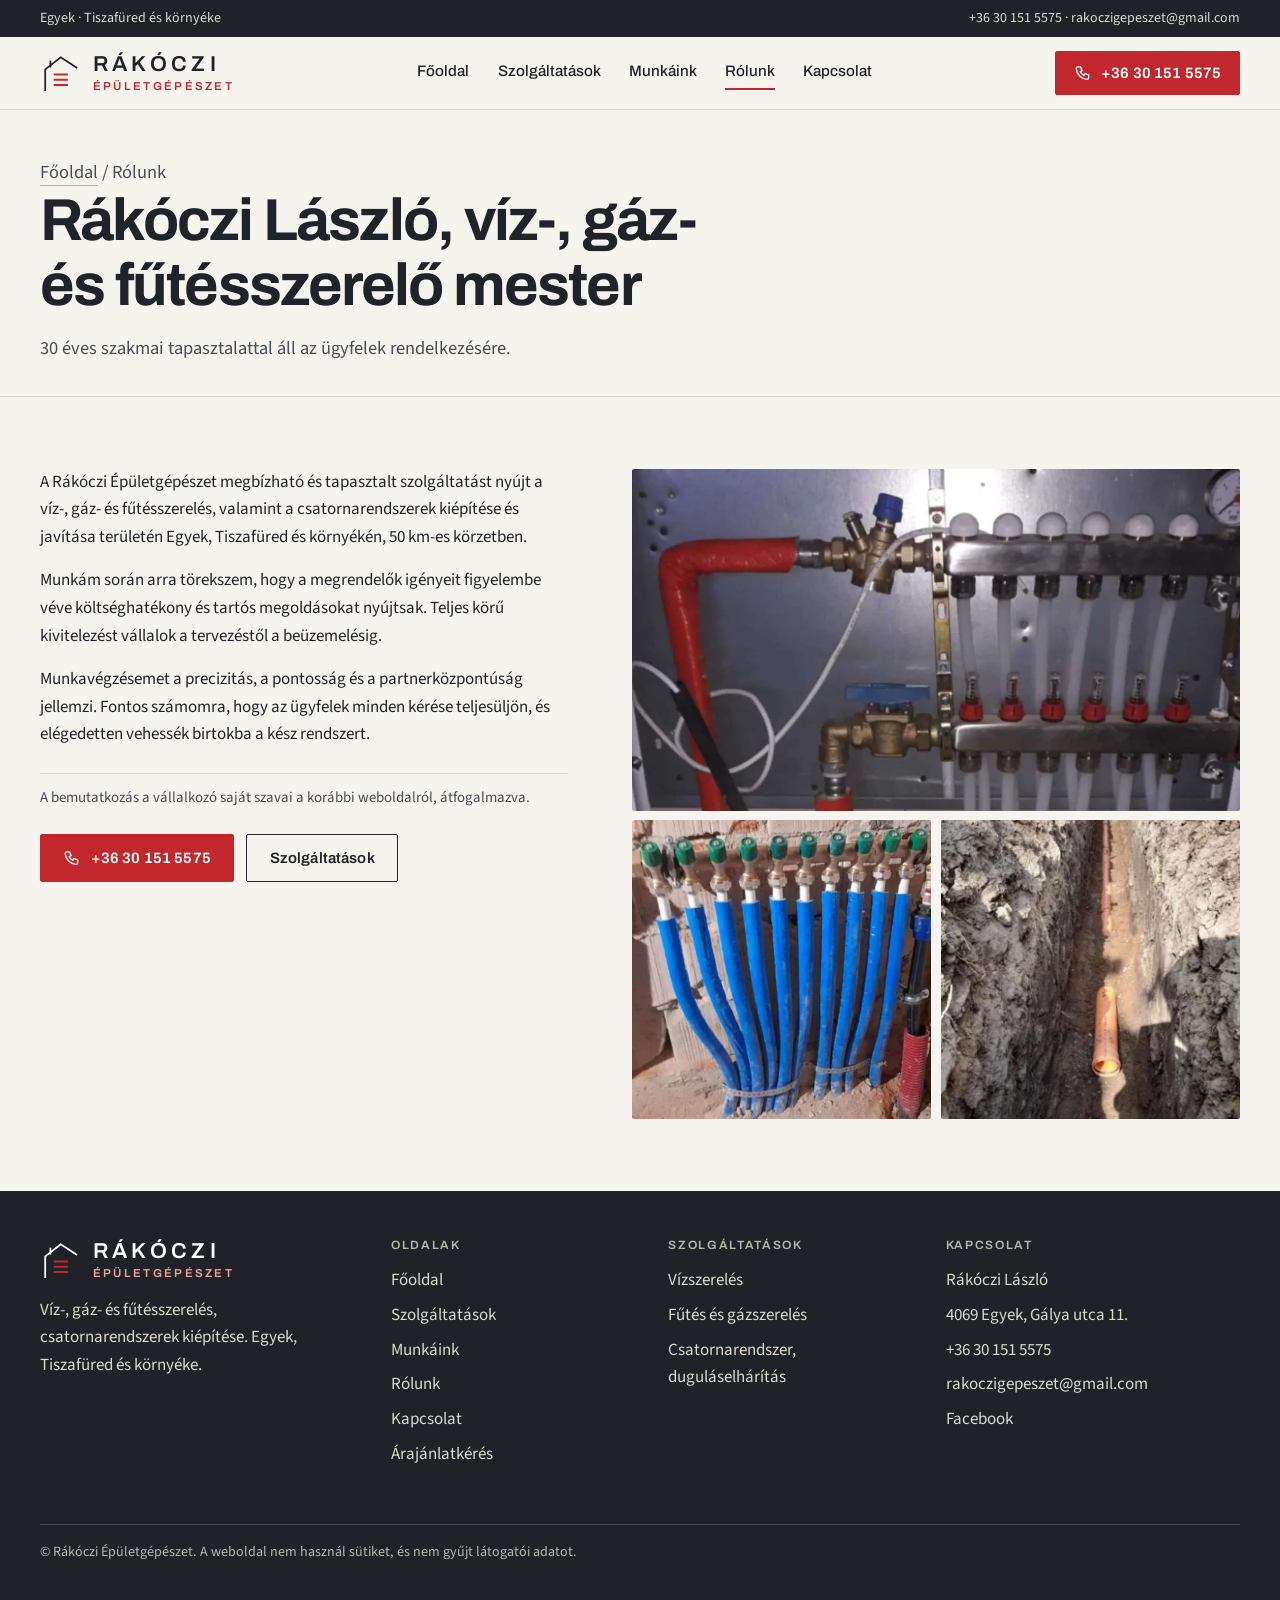
<file: rolunk/index.html>
<!doctype html>
<html lang="hu">
<head>
<meta charset="utf-8">
<meta name="viewport" content="width=device-width,initial-scale=1">
<title>Rólunk – Rákóczi Épületgépészet</title>
<meta name="description" content="Rákóczi László víz-, gáz- és fűtésszerelő mester, 30 év szakmai tapasztalat. Működési terület: Egyek, Tiszafüred és környéke, 50 km-es körzet.">
<meta property="og:type" content="website">
<meta property="og:locale" content="hu_HU">
<meta property="og:site_name" content="Rákóczi Épületgépészet">
<meta property="og:title" content="Rólunk – Rákóczi Épületgépészet">
<meta property="og:description" content="Rákóczi László víz-, gáz- és fűtésszerelő mester, 30 év szakmai tapasztalat. Működési terület: Egyek, Tiszafüred és környéke, 50 km-es körzet.">
<meta property="og:image" content="../assets/img/og-image.jpg">
<meta name="robots" content="noindex, nofollow">
<meta name="theme-color" content="#F6F4EF">
<link rel="icon" href="../assets/favicon.svg" type="image/svg+xml">
<link rel="preload" href="../assets/fonts/archivo-600.woff2" as="font" type="font/woff2" crossorigin>
<link rel="preload" href="../assets/fonts/source-sans-400.woff2" as="font" type="font/woff2" crossorigin>
<link rel="stylesheet" href="../assets/style.css">

</head>
<body>
<a class="skip" href="#tartalom">Ugrás a tartalomra</a>
<div class="topline"><div class="wrap"><span class="hide-s">Egyek · Tiszafüred és környéke</span><span><a href="tel:+36301515575">+36 30 151 5575</a> · <a href="mailto:rakoczigepeszet@gmail.com">rakoczigepeszet@gmail.com</a></span></div></div>
<header class="site-head"><div class="wrap">
<a class="brand" href="../" aria-label="Rákóczi Épületgépészet – főoldal"><svg viewBox="0 0 48 48" fill="none" stroke="currentColor" stroke-width="2" aria-hidden="true"><path d="M6 44V20L24 6l18 12" stroke-linecap="square"/><path d="M12 11v6" stroke-linecap="square"/><path d="M17 38h14M17 32h14M17 26h14" stroke="#C1272D" stroke-width="2.4" stroke-linecap="square"/></svg><span class="brand-txt"><b>RÁKÓCZI</b><span>ÉPÜLETGÉPÉSZET</span></span></a>
<nav class="nav" id="nav" aria-label="Fő navigáció"><ul><li><a href="../">Főoldal</a></li><li><a href="../szolgaltatasok/">Szolgáltatások</a></li><li><a href="../munkaink/">Munkáink</a></li><li><a href="../rolunk/" aria-current="page">Rólunk</a></li><li><a href="../kapcsolat/">Kapcsolat</a></li></ul></nav>
<div class="head-cta"><a class="btn btn--red" href="tel:+36301515575"><svg viewBox="0 0 24 24" fill="none" stroke="currentColor" stroke-width="1.8" aria-hidden="true"><path d="M5 4h4l2 5-2.5 1.5a11 11 0 0 0 5 5L15 13l5 2v4a2 2 0 0 1-2 2A16 16 0 0 1 3 6a2 2 0 0 1 2-2z"/></svg>+36 30 151 5575</a>
<button class="menu-btn" type="button" aria-expanded="false" aria-controls="nav" aria-label="Menü"><svg viewBox="0 0 24 24" fill="none" stroke="currentColor" stroke-width="2" aria-hidden="true"><path d="M4 7h16M4 12h16M4 17h16"/></svg></button></div>
</div></header>
<main id="tartalom">

<section class="page-head"><div class="wrap"><p class="crumbs"><a href="../">Főoldal</a> / Rólunk</p>
<h1>Rákóczi László, víz-, gáz- és fűtésszerelő mester</h1>
<p>30 éves szakmai tapasztalattal áll az ügyfelek rendelkezésére.</p></div></section>
<section class="section"><div class="wrap contact-grid">
<div>
<p>A Rákóczi Épületgépészet megbízható és tapasztalt szolgáltatást nyújt a víz-, gáz- és fűtésszerelés, valamint a csatornarendszerek kiépítése és javítása területén Egyek, Tiszafüred és környékén, 50 km-es körzetben.</p>
<p>Munkám során arra törekszem, hogy a megrendelők igényeit figyelembe véve költséghatékony és tartós megoldásokat nyújtsak. Teljes körű kivitelezést vállalok a tervezéstől a beüzemelésig.</p>
<p>Munkavégzésemet a precizitás, a pontosság és a partnerközpontúság jellemzi. Fontos számomra, hogy az ügyfelek minden kérése teljesüljön, és elégedetten vehessék birtokba a kész rendszert.</p>
<p class="note">A bemutatkozás a vállalkozó saját szavai a korábbi weboldalról, átfogalmazva.</p>
<div class="btn-row" style="margin-top:1.5rem"><a class="btn btn--red" href="tel:+36301515575"><svg viewBox="0 0 24 24" fill="none" stroke="currentColor" stroke-width="1.8" aria-hidden="true"><path d="M5 4h4l2 5-2.5 1.5a11 11 0 0 0 5 5L15 13l5 2v4a2 2 0 0 1-2 2A16 16 0 0 1 3 6a2 2 0 0 1 2-2z"/></svg>+36 30 151 5575</a><a class="btn" href="../szolgaltatasok/">Szolgáltatások</a></div>
</div>
<div class="svc-media svc-media--2">
<figure class="wide span"><img src="../assets/img/futes-osztogyujto-szekreny.webp" width="1270" height="618" alt="Fűtési osztó-gyűjtő szekrényben, nyomásmérővel"></figure>
<figure class="sq"><img src="../assets/img/viz-osztogyujto-kek.webp" width="584" height="498" alt="Kék szigetelt csövek osztó-gyűjtőn" loading="lazy" decoding="async"></figure>
<figure class="sq"><img src="../assets/img/csatorna-arok-1.webp" width="618" height="618" alt="Csatornacső az árokban" loading="lazy" decoding="async"></figure>
</div>
</div></section>
</main>
<footer class="site-foot"><div class="wrap">
<div class="foot-grid">
<div><a class="brand" href="../"><svg viewBox="0 0 48 48" fill="none" stroke="currentColor" stroke-width="2" aria-hidden="true"><path d="M6 44V20L24 6l18 12" stroke-linecap="square"/><path d="M12 11v6" stroke-linecap="square"/><path d="M17 38h14M17 32h14M17 26h14" stroke="#C1272D" stroke-width="2.4" stroke-linecap="square"/></svg><span class="brand-txt"><b>RÁKÓCZI</b><span>ÉPÜLETGÉPÉSZET</span></span></a>
<p style="margin-top:1rem;max-width:20rem">Víz-, gáz- és fűtésszerelés, csatornarendszerek kiépítése. Egyek, Tiszafüred és környéke.</p></div>
<div><h2>Oldalak</h2><ul><li><a href="../">Főoldal</a></li><li><a href="../szolgaltatasok/">Szolgáltatások</a></li><li><a href="../munkaink/">Munkáink</a></li><li><a href="../rolunk/">Rólunk</a></li><li><a href="../kapcsolat/">Kapcsolat</a></li><li><a href="../arajanlat/">Árajánlatkérés</a></li></ul></div>
<div><h2>Szolgáltatások</h2><ul><li><a href="../szolgaltatasok/#vizszereles">Vízszerelés</a></li><li><a href="../szolgaltatasok/#futes-gaz">Fűtés és gázszerelés</a></li><li><a href="../szolgaltatasok/#csatorna">Csatornarendszer, duguláselhárítás</a></li></ul></div>
<div><h2>Kapcsolat</h2><ul><li>Rákóczi László</li><li>4069 Egyek, Gálya utca 11.</li><li><a href="tel:+36301515575">+36 30 151 5575</a></li><li><a href="mailto:rakoczigepeszet@gmail.com">rakoczigepeszet@gmail.com</a></li><li><a href="https://www.facebook.com/profile.php?id=61555543803573" rel="noopener" target="_blank">Facebook</a></li></ul></div>
</div>
<p class="foot-bottom">© Rákóczi Épületgépészet. A weboldal nem használ sütiket, és nem gyűjt látogatói adatot.</p>
</div></footer>
<div class="mbar"><a class="btn btn--red" href="tel:+36301515575"><svg viewBox="0 0 24 24" fill="none" stroke="currentColor" stroke-width="1.8" aria-hidden="true"><path d="M5 4h4l2 5-2.5 1.5a11 11 0 0 0 5 5L15 13l5 2v4a2 2 0 0 1-2 2A16 16 0 0 1 3 6a2 2 0 0 1 2-2z"/></svg>Telefonálok</a><a class="btn" href="../arajanlat/">Árajánlatkérés</a></div>
<script src="../assets/site.js" defer></script>
</body>
</html>
</file>
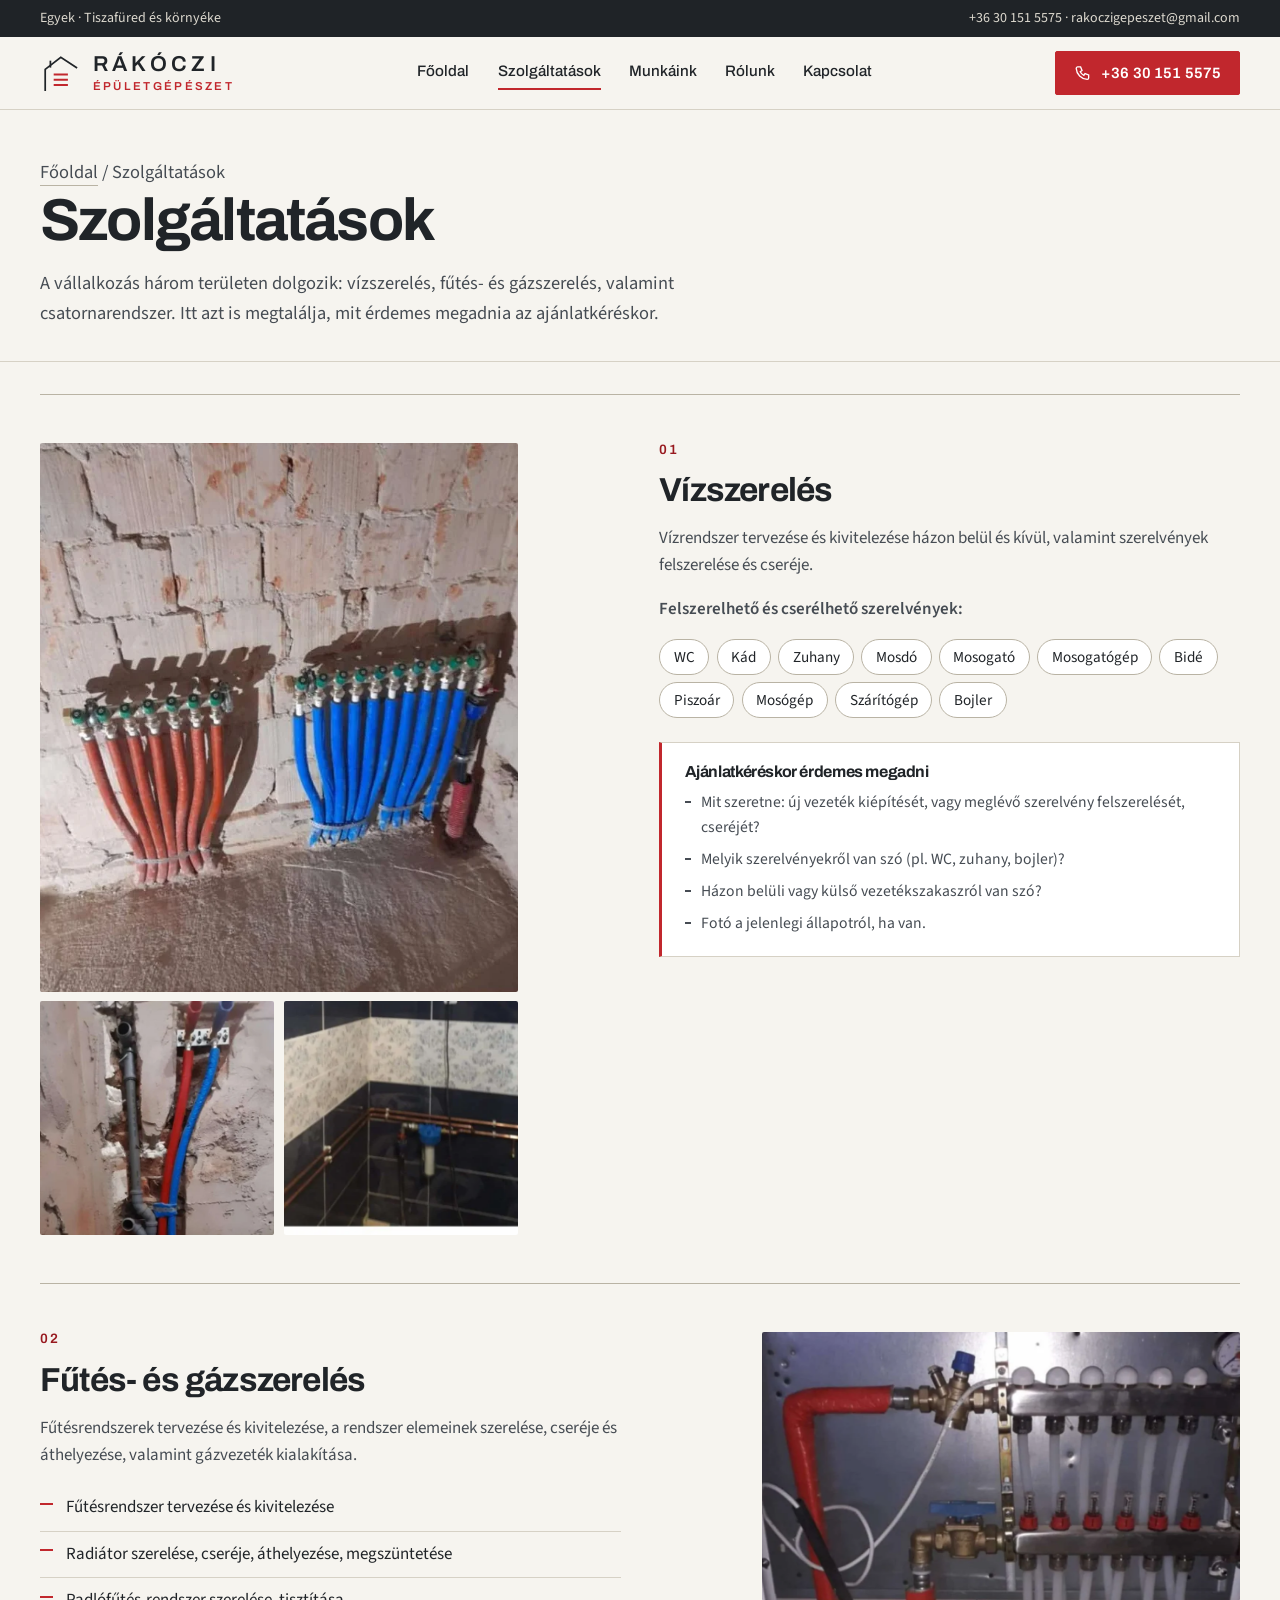
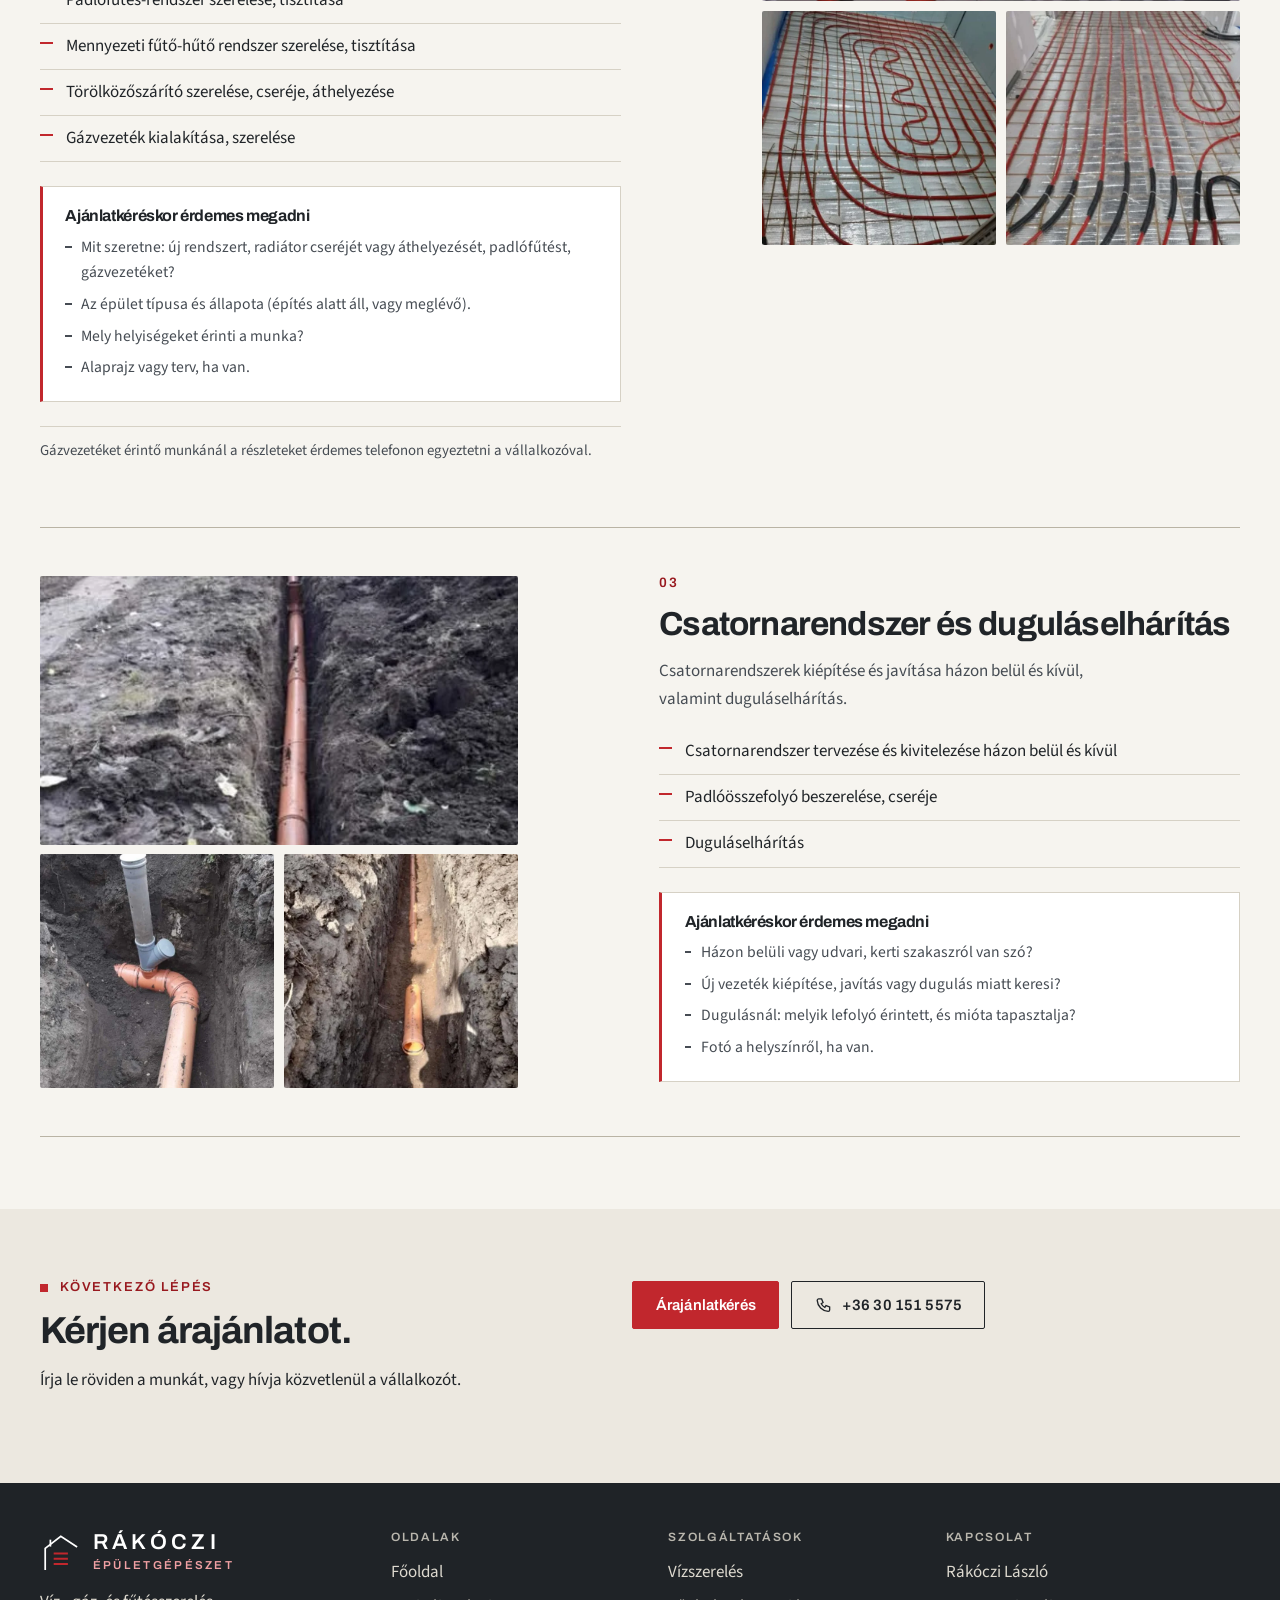
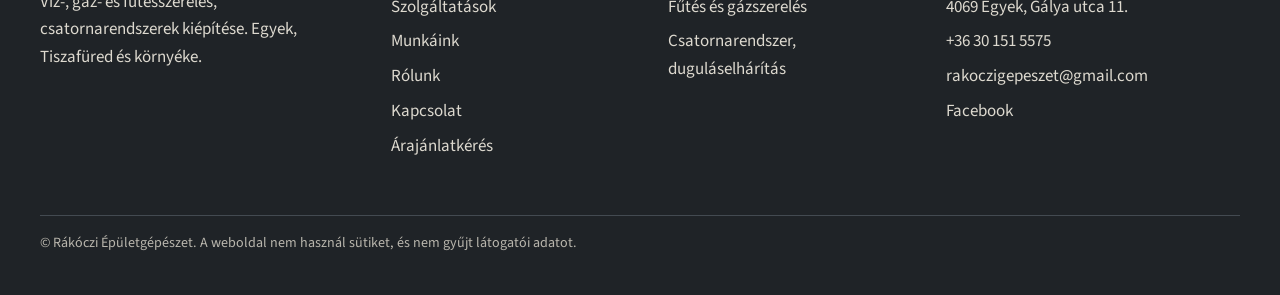
<file: szolgaltatasok/index.html>
<!doctype html>
<html lang="hu">
<head>
<meta charset="utf-8">
<meta name="viewport" content="width=device-width,initial-scale=1">
<title>Szolgáltatások – Rákóczi Épületgépészet</title>
<meta name="description" content="Vízszerelés, fűtés- és gázszerelés, csatornarendszer kiépítése és duguláselhárítás. Szerelvények, radiátorok, padlófűtés, gázvezeték. Egyek, Tiszafüred és környéke.">
<meta property="og:type" content="website">
<meta property="og:locale" content="hu_HU">
<meta property="og:site_name" content="Rákóczi Épületgépészet">
<meta property="og:title" content="Szolgáltatások – Rákóczi Épületgépészet">
<meta property="og:description" content="Vízszerelés, fűtés- és gázszerelés, csatornarendszer kiépítése és duguláselhárítás. Szerelvények, radiátorok, padlófűtés, gázvezeték. Egyek, Tiszafüred és környéke.">
<meta property="og:image" content="../assets/img/og-image.jpg">
<meta name="robots" content="noindex, nofollow">
<meta name="theme-color" content="#F6F4EF">
<link rel="icon" href="../assets/favicon.svg" type="image/svg+xml">
<link rel="preload" href="../assets/fonts/archivo-600.woff2" as="font" type="font/woff2" crossorigin>
<link rel="preload" href="../assets/fonts/source-sans-400.woff2" as="font" type="font/woff2" crossorigin>
<link rel="stylesheet" href="../assets/style.css">

</head>
<body>
<a class="skip" href="#tartalom">Ugrás a tartalomra</a>
<div class="topline"><div class="wrap"><span class="hide-s">Egyek · Tiszafüred és környéke</span><span><a href="tel:+36301515575">+36 30 151 5575</a> · <a href="mailto:rakoczigepeszet@gmail.com">rakoczigepeszet@gmail.com</a></span></div></div>
<header class="site-head"><div class="wrap">
<a class="brand" href="../" aria-label="Rákóczi Épületgépészet – főoldal"><svg viewBox="0 0 48 48" fill="none" stroke="currentColor" stroke-width="2" aria-hidden="true"><path d="M6 44V20L24 6l18 12" stroke-linecap="square"/><path d="M12 11v6" stroke-linecap="square"/><path d="M17 38h14M17 32h14M17 26h14" stroke="#C1272D" stroke-width="2.4" stroke-linecap="square"/></svg><span class="brand-txt"><b>RÁKÓCZI</b><span>ÉPÜLETGÉPÉSZET</span></span></a>
<nav class="nav" id="nav" aria-label="Fő navigáció"><ul><li><a href="../">Főoldal</a></li><li><a href="../szolgaltatasok/" aria-current="page">Szolgáltatások</a></li><li><a href="../munkaink/">Munkáink</a></li><li><a href="../rolunk/">Rólunk</a></li><li><a href="../kapcsolat/">Kapcsolat</a></li></ul></nav>
<div class="head-cta"><a class="btn btn--red" href="tel:+36301515575"><svg viewBox="0 0 24 24" fill="none" stroke="currentColor" stroke-width="1.8" aria-hidden="true"><path d="M5 4h4l2 5-2.5 1.5a11 11 0 0 0 5 5L15 13l5 2v4a2 2 0 0 1-2 2A16 16 0 0 1 3 6a2 2 0 0 1 2-2z"/></svg>+36 30 151 5575</a>
<button class="menu-btn" type="button" aria-expanded="false" aria-controls="nav" aria-label="Menü"><svg viewBox="0 0 24 24" fill="none" stroke="currentColor" stroke-width="2" aria-hidden="true"><path d="M4 7h16M4 12h16M4 17h16"/></svg></button></div>
</div></header>
<main id="tartalom">

<section class="page-head"><div class="wrap"><p class="crumbs"><a href="../">Főoldal</a> / Szolgáltatások</p>
<h1>Szolgáltatások</h1>
<p>A vállalkozás három területen dolgozik: vízszerelés, fűtés- és gázszerelés, valamint csatornarendszer. Itt azt is megtalálja, mit érdemes megadnia az ajánlatkéréskor.</p></div></section>
<section class="section" style="padding-top:var(--s5)"><div class="wrap">
<article class="svc svc--a" id="vizszereles"><div class="svc-media svc-media--2"><figure class="tall span"><img src="../assets/img/viz-osztogyujto-kek-piros.webp" width="684" height="745" alt="Téglafalba épített osztó-gyűjtő, piros és kék szigetelt csővezetékekkel" loading="lazy" decoding="async"></figure><figure class="sq"><img src="../assets/img/viz-fali-csatlakozo.webp" width="556" height="566" alt="Fali vízcsatlakozás: piros és kék szigetelt cső, szürke lefolyócső" loading="lazy" decoding="async"></figure><figure class="sq"><img src="../assets/img/viz-rez-vezetek.webp" width="674" height="498" alt="Réz csővezeték burkolt falon, vízszűrővel" loading="lazy" decoding="async"></figure></div><div class="svc-body"><span class="svc-num">01</span>
<h2>Vízszerelés</h2>
<p>Vízrendszer tervezése és kivitelezése házon belül és kívül, valamint szerelvények felszerelése és cseréje.</p>
<p><strong>Felszerelhető és cserélhető szerelvények:</strong></p>
<ul class="pills"><li>WC</li><li>Kád</li><li>Zuhany</li><li>Mosdó</li><li>Mosogató</li><li>Mosogatógép</li><li>Bidé</li><li>Piszoár</li><li>Mosógép</li><li>Szárítógép</li><li>Bojler</li></ul><div class="ask"><h4>Ajánlatkéréskor érdemes megadni</h4><ul><li>Mit szeretne: új vezeték kiépítését, vagy meglévő szerelvény felszerelését, cseréjét?</li><li>Melyik szerelvényekről van szó (pl. WC, zuhany, bojler)?</li><li>Házon belüli vagy külső vezetékszakaszról van szó?</li><li>Fotó a jelenlegi állapotról, ha van.</li></ul></div></div></article><article class="svc svc--b" id="futes-gaz"><div class="svc-body"><span class="svc-num">02</span>
<h2>Fűtés- és gázszerelés</h2>
<p>Fűtésrendszerek tervezése és kivitelezése, a rendszer elemeinek szerelése, cseréje és áthelyezése, valamint gázvezeték kialakítása.</p>
<ul class="ticks"><li>Fűtésrendszer tervezése és kivitelezése</li><li>Radiátor szerelése, cseréje, áthelyezése, megszüntetése</li><li>Padlófűtés-rendszer szerelése, tisztítása</li><li>Mennyezeti fűtő-hűtő rendszer szerelése, tisztítása</li><li>Törölközőszárító szerelése, cseréje, áthelyezése</li><li>Gázvezeték kialakítása, szerelése</li></ul><div class="ask"><h4>Ajánlatkéréskor érdemes megadni</h4><ul><li>Mit szeretne: új rendszert, radiátor cseréjét vagy áthelyezését, padlófűtést, gázvezetéket?</li><li>Az épület típusa és állapota (építés alatt áll, vagy meglévő).</li><li>Mely helyiségeket érinti a munka?</li><li>Alaprajz vagy terv, ha van.</li></ul></div><p class="note">Gázvezetéket érintő munkánál a részleteket érdemes telefonon egyeztetni a vállalkozóval.</p></div><div class="svc-media svc-media--2"><figure class="wide span"><img src="../assets/img/futes-osztogyujto-szekreny.webp" width="1270" height="618" alt="Fűtési osztó-gyűjtő szekrényben, nyomásmérővel és szelepekkel" loading="lazy" decoding="async"></figure><figure class="sq"><img src="../assets/img/futes-padlofutes-spiral.webp" width="635" height="612" alt="Padlófűtés csőkígyó, spirál elrendezésben, hőszigetelő lemezen" loading="lazy" decoding="async"></figure><figure class="sq"><img src="../assets/img/futes-padlofutes-hosszanti.webp" width="618" height="612" alt="Padlófűtés piros csövei, hosszanti fektetéssel, védőcsőbe vezetve" loading="lazy" decoding="async"></figure></div></article><article class="svc svc--c" id="csatorna"><div class="svc-media svc-media--2"><figure class="wide span"><img src="../assets/img/csatorna-markolo.webp" width="495" height="750" alt="Csatornacső az árokban, háttérben kerti környezet és kisgép" loading="lazy" decoding="async"></figure><figure class="sq"><img src="../assets/img/csatorna-bekotes.webp" width="752" height="750" alt="Narancssárga csatornacső leágazással az árokban" loading="lazy" decoding="async"></figure><figure class="sq"><img src="../assets/img/csatorna-arok-1.webp" width="618" height="618" alt="Csatornacső-szakasz az árokban" loading="lazy" decoding="async"></figure></div><div class="svc-body"><span class="svc-num">03</span>
<h2>Csatornarendszer és duguláselhárítás</h2>
<p>Csatornarendszerek kiépítése és javítása házon belül és kívül, valamint duguláselhárítás.</p>
<ul class="ticks"><li>Csatornarendszer tervezése és kivitelezése házon belül és kívül</li><li>Padlóösszefolyó beszerelése, cseréje</li><li>Duguláselhárítás</li></ul><div class="ask"><h4>Ajánlatkéréskor érdemes megadni</h4><ul><li>Házon belüli vagy udvari, kerti szakaszról van szó?</li><li>Új vezeték kiépítése, javítás vagy dugulás miatt keresi?</li><li>Dugulásnál: melyik lefolyó érintett, és mióta tapasztalja?</li><li>Fotó a helyszínről, ha van.</li></ul></div></div></article>
</div></section>
<section class="section section--tint"><div class="wrap contact-grid">
<div><p class="kicker">Következő lépés</p><h2>Kérjen árajánlatot.</h2><p>Írja le röviden a munkát, vagy hívja közvetlenül a vállalkozót.</p></div>
<div class="btn-row"><a class="btn btn--red" href="../arajanlat/">Árajánlatkérés</a><a class="btn" href="tel:+36301515575"><svg viewBox="0 0 24 24" fill="none" stroke="currentColor" stroke-width="1.8" aria-hidden="true"><path d="M5 4h4l2 5-2.5 1.5a11 11 0 0 0 5 5L15 13l5 2v4a2 2 0 0 1-2 2A16 16 0 0 1 3 6a2 2 0 0 1 2-2z"/></svg>+36 30 151 5575</a></div>
</div></section>
</main>
<footer class="site-foot"><div class="wrap">
<div class="foot-grid">
<div><a class="brand" href="../"><svg viewBox="0 0 48 48" fill="none" stroke="currentColor" stroke-width="2" aria-hidden="true"><path d="M6 44V20L24 6l18 12" stroke-linecap="square"/><path d="M12 11v6" stroke-linecap="square"/><path d="M17 38h14M17 32h14M17 26h14" stroke="#C1272D" stroke-width="2.4" stroke-linecap="square"/></svg><span class="brand-txt"><b>RÁKÓCZI</b><span>ÉPÜLETGÉPÉSZET</span></span></a>
<p style="margin-top:1rem;max-width:20rem">Víz-, gáz- és fűtésszerelés, csatornarendszerek kiépítése. Egyek, Tiszafüred és környéke.</p></div>
<div><h2>Oldalak</h2><ul><li><a href="../">Főoldal</a></li><li><a href="../szolgaltatasok/">Szolgáltatások</a></li><li><a href="../munkaink/">Munkáink</a></li><li><a href="../rolunk/">Rólunk</a></li><li><a href="../kapcsolat/">Kapcsolat</a></li><li><a href="../arajanlat/">Árajánlatkérés</a></li></ul></div>
<div><h2>Szolgáltatások</h2><ul><li><a href="../szolgaltatasok/#vizszereles">Vízszerelés</a></li><li><a href="../szolgaltatasok/#futes-gaz">Fűtés és gázszerelés</a></li><li><a href="../szolgaltatasok/#csatorna">Csatornarendszer, duguláselhárítás</a></li></ul></div>
<div><h2>Kapcsolat</h2><ul><li>Rákóczi László</li><li>4069 Egyek, Gálya utca 11.</li><li><a href="tel:+36301515575">+36 30 151 5575</a></li><li><a href="mailto:rakoczigepeszet@gmail.com">rakoczigepeszet@gmail.com</a></li><li><a href="https://www.facebook.com/profile.php?id=61555543803573" rel="noopener" target="_blank">Facebook</a></li></ul></div>
</div>
<p class="foot-bottom">© Rákóczi Épületgépészet. A weboldal nem használ sütiket, és nem gyűjt látogatói adatot.</p>
</div></footer>
<div class="mbar"><a class="btn btn--red" href="tel:+36301515575"><svg viewBox="0 0 24 24" fill="none" stroke="currentColor" stroke-width="1.8" aria-hidden="true"><path d="M5 4h4l2 5-2.5 1.5a11 11 0 0 0 5 5L15 13l5 2v4a2 2 0 0 1-2 2A16 16 0 0 1 3 6a2 2 0 0 1 2-2z"/></svg>Telefonálok</a><a class="btn" href="../arajanlat/">Árajánlatkérés</a></div>
<script src="../assets/site.js" defer></script>
</body>
</html>
</file>
<file: assets/style.css>
/* Rákóczi Épületgépészet — design system */
@font-face{font-family:"Archivo";font-weight:500;font-style:normal;font-display:swap;src:url(fonts/archivo-500.woff2) format("woff2")}
@font-face{font-family:"Archivo";font-weight:600;font-style:normal;font-display:swap;src:url(fonts/archivo-600.woff2) format("woff2")}
@font-face{font-family:"Archivo";font-weight:700;font-style:normal;font-display:swap;src:url(fonts/archivo-700.woff2) format("woff2")}
@font-face{font-family:"Source Sans 3";font-weight:400;font-style:normal;font-display:swap;src:url(fonts/source-sans-400.woff2) format("woff2")}
@font-face{font-family:"Source Sans 3";font-weight:600;font-style:normal;font-display:swap;src:url(fonts/source-sans-600.woff2) format("woff2")}

:root{
  --paper:#F6F4EF; --paper-2:#ECE8E0; --white:#FFFFFF;
  --ink:#202428; --ink-2:#464C53; --line:#D6D1C5; --line-strong:#B9B3A4;
  --red:#C1272D; --red-dark:#98191F; --dark:#1F2327; --dark-2:#2B3035; --on-dark:#DDD9CF;
  --f-head:"Archivo","Helvetica Neue",Arial,sans-serif;
  --f-body:"Source Sans 3","Segoe UI",Arial,sans-serif;
  --s1:.5rem; --s2:.75rem; --s3:1rem; --s4:1.5rem; --s5:2rem; --s6:3rem; --s7:4.5rem; --s8:6.5rem;
  --w:1200px; --gut:clamp(1.25rem,4vw,2.5rem);
  --r:2px; --shadow:0 1px 2px rgba(32,36,40,.08),0 8px 24px -12px rgba(32,36,40,.25);
}
*,*::before,*::after{box-sizing:border-box}
html{-webkit-text-size-adjust:100%;scroll-behavior:smooth;font-synthesis:none}
@media (prefers-reduced-motion:reduce){html{scroll-behavior:auto}*{transition:none!important;animation:none!important}}
body{margin:0;background:var(--paper);color:var(--ink);font:400 1.0625rem/1.62 var(--f-body);overflow-x:hidden;font-style:normal}
img{max-width:100%;height:auto;display:block}
a{color:inherit}
h1,h2,h3,h4{font-family:var(--f-head);font-weight:700;line-height:1.1;margin:0 0 var(--s3);letter-spacing:-.024em;text-wrap:balance}
h1{font-size:clamp(2.1rem,4.8vw,3.7rem);letter-spacing:-.03em}
h2{font-size:clamp(1.65rem,3vw,2.35rem)}
h3{font-size:1.3rem}
p{margin:0 0 var(--s3);text-wrap:pretty}
ul{margin:0;padding:0;list-style:none}
em,i,cite,address{font-style:normal}
.wrap{width:100%;max-width:calc(var(--w) + 2*var(--gut));margin-inline:auto;padding-inline:var(--gut)}
.skip{position:absolute;left:var(--s3);top:-4rem;background:var(--ink);color:var(--paper);padding:.6rem 1rem;z-index:100;border-radius:var(--r)}
.skip:focus{top:var(--s2)}
:focus-visible{outline:3px solid var(--ink);outline-offset:3px;border-radius:2px}
.dark :focus-visible,.site-foot :focus-visible{outline-color:var(--paper)}
.kicker{display:flex;align-items:center;gap:.75rem;font:600 .8125rem/1 var(--f-head);letter-spacing:.14em;text-transform:uppercase;color:var(--red-dark);margin-bottom:var(--s3)}
.kicker::before{content:"";width:.5rem;height:.5rem;background:var(--red);flex:none}
.lead{font-size:1.2rem;color:var(--ink-2);max-width:40rem}

/* buttons */
.btn{display:inline-flex;align-items:center;justify-content:center;gap:.6rem;min-height:3rem;padding:.7rem 1.4rem;border:1.5px solid var(--ink);border-radius:var(--r);font:600 .9375rem/1.2 var(--f-head);letter-spacing:.01em;text-decoration:none;cursor:pointer;background:transparent;color:var(--ink);transition:background .15s,color .15s,border-color .15s}
.btn:hover{background:var(--ink);color:var(--paper)}
.btn--red{background:var(--red);border-color:var(--red);color:#fff}
.btn--red:hover{background:var(--red-dark);border-color:var(--red-dark);color:#fff}
.btn svg{width:1.1rem;height:1.1rem;flex:none}
.btn-row{display:flex;flex-wrap:wrap;gap:var(--s2)}

/* header */
.topline{background:var(--dark);color:var(--on-dark);font-size:.875rem}
.topline .wrap{display:flex;justify-content:space-between;gap:var(--s3);padding-block:.45rem;flex-wrap:wrap}
.topline a{text-decoration:none}.topline a:hover{text-decoration:underline}
.site-head{position:sticky;top:0;z-index:50;background:var(--paper);border-bottom:1px solid var(--line)}
.site-head .wrap{display:flex;align-items:center;justify-content:space-between;gap:var(--s4);min-height:4.5rem}
.brand{display:flex;align-items:center;gap:.7rem;text-decoration:none;color:var(--ink)}
.brand svg{width:2.6rem;height:2.6rem;flex:none}
.brand-txt{display:flex;flex-direction:column;line-height:1}
.brand-txt b{font:600 1.35rem/1 var(--f-head);letter-spacing:.2em}
.brand-txt span{font:600 .72rem/1 var(--f-head);letter-spacing:.2em;color:var(--red);margin-top:.35rem}
.nav ul{display:flex;gap:clamp(1rem,2.2vw,2rem)}
.nav a{display:block;padding:.5rem 0;text-decoration:none;font:500 .95rem/1 var(--f-head);border-bottom:2px solid transparent}
.nav a:hover{border-color:var(--line-strong)}
.nav a[aria-current="page"]{border-color:var(--red)}
.head-cta{display:flex;align-items:center;gap:var(--s3)}
.head-cta .btn{min-height:2.75rem;padding:.55rem 1.1rem}
.menu-btn{display:none;min-height:2.75rem;min-width:2.75rem;border:1.5px solid var(--ink);background:transparent;border-radius:var(--r);cursor:pointer;color:var(--ink);align-items:center;justify-content:center}
.menu-btn svg{width:1.4rem;height:1.4rem}
@media (max-width:900px){
  .menu-btn{display:inline-flex}
  .head-cta .btn{display:none}
  .nav{position:absolute;left:0;right:0;top:100%;background:var(--paper);border-bottom:1px solid var(--line);display:none;box-shadow:var(--shadow)}
  .nav.open{display:block}
  .nav ul{flex-direction:column;gap:0;padding:var(--s2) var(--gut) var(--s4)}
  .nav a{padding:1rem 0;border-bottom:1px solid var(--line);font-size:1.05rem}
  .nav a[aria-current="page"]{border-bottom-color:var(--red)}
  .topline .hide-s{display:none}
}

/* hero */
.hero{padding-block:var(--s6) var(--s7)}
.hero-grid{display:grid;grid-template-columns:minmax(0,1.05fr) minmax(0,1fr);gap:clamp(2rem,5vw,4.5rem);align-items:center}
.hero h1{margin-bottom:var(--s4)}
.hero .btn-row{margin-top:var(--s5)}
.mosaic{display:grid;grid-template-columns:1fr 1fr;gap:.6rem}
.mosaic figure{margin:0;overflow:hidden;background:var(--paper-2);border-radius:var(--r)}
.mosaic img{width:100%;height:100%;object-fit:cover}
.mosaic .m1{grid-column:1/-1;aspect-ratio:2/.95}
.mosaic .m2,.mosaic .m3{aspect-ratio:1/1}
.mosaic figcaption,.cap{font-size:.84rem;color:var(--ink-2)}
.mosaic-cap{grid-column:1/-1;margin:.2rem 0 0;font-size:.84rem;color:var(--ink-2)}
@media (max-width:900px){.hero{padding-block:var(--s5) var(--s6)}.hero-grid{grid-template-columns:1fr}}

/* facts */
.facts{border-block:1px solid var(--line-strong);background:var(--white)}
.facts dl{display:grid;grid-template-columns:repeat(4,1fr);margin:0}
.facts dl>div{padding:1.4rem 1.4rem 1.4rem 0;border-right:1px solid var(--line);margin-right:1.4rem}
.facts dl>div:last-child{border:0;margin:0}
.facts dt{font:600 .75rem/1 var(--f-head);letter-spacing:.14em;text-transform:uppercase;color:var(--ink-2);margin-bottom:.55rem}
.facts dd{margin:0;font:600 1.02rem/1.35 var(--f-head)}
@media (max-width:900px){.facts dl{grid-template-columns:1fr 1fr}.facts dl>div{border:0;margin:0;padding:1.1rem 1rem 1.1rem 0}.facts dl>div:nth-child(-n+2){border-bottom:1px solid var(--line)}}
@media (max-width:480px){.facts dl{grid-template-columns:1fr}.facts dl>div:nth-child(-n+3){border-bottom:1px solid var(--line)}}

/* sections */
.section{padding-block:var(--s7)}
.section--tint{background:var(--paper-2)}
.section--dark{background:var(--dark);color:var(--on-dark)}
.section--dark .kicker{color:#F0A0A3}.section--dark .kicker::before{background:#F0A0A3}
.section--dark h2,.section--dark h3{color:#fff}
.sec-head{display:grid;grid-template-columns:minmax(0,1fr) minmax(0,1.2fr);gap:var(--s5) var(--s6);align-items:end;margin-bottom:var(--s6)}
.sec-head h2{margin:0}.sec-head p{margin:0;color:var(--ink-2)}
@media (max-width:760px){.section{padding-block:var(--s6)}.sec-head{grid-template-columns:1fr;margin-bottom:var(--s5)}}
.page-head{padding-block:var(--s6) var(--s5);border-bottom:1px solid var(--line)}
.page-head p{max-width:42rem;color:var(--ink-2);font-size:1.15rem;margin:0}
.crumbs{font-size:.88rem;color:var(--ink-2);margin-bottom:var(--s4)}.crumbs a{text-decoration:none;border-bottom:1px solid var(--line-strong)}

/* service rows */
.svc{display:grid;grid-template-columns:repeat(12,minmax(0,1fr));gap:var(--s4) clamp(1.25rem,3vw,3rem);padding-block:var(--s6);border-top:1px solid var(--line-strong);align-items:start}
.svc:last-child{border-bottom:1px solid var(--line-strong)}
.svc-num{font:600 .85rem/1 var(--f-head);letter-spacing:.14em;color:var(--red-dark);margin-bottom:var(--s3);display:block}
.svc-body h2,.svc-body h3{font-size:clamp(1.55rem,2.6vw,2.1rem)}
.svc-body p{color:var(--ink-2)}
.svc--a .svc-media{grid-column:1/6;grid-row:1}.svc--a .svc-body{grid-column:7/13}
.svc--b .svc-body{grid-column:1/7}.svc--b .svc-media{grid-column:8/13;grid-row:1}
.svc--b .svc-body{grid-row:1}
.svc--c .svc-media{grid-column:1/6;grid-row:1}.svc--c .svc-body{grid-column:7/13}
.svc-media{display:grid;gap:.6rem}
.svc-media figure{margin:0;overflow:hidden;background:var(--paper-2);border-radius:var(--r)}
.svc-media img{width:100%;height:100%;object-fit:cover}
.svc-media .tall{aspect-ratio:4/4.6}.svc-media .wide{aspect-ratio:16/9}.svc-media .sq{aspect-ratio:1/1}
.svc-media--2{grid-template-columns:1fr 1fr}.svc-media--2 .span{grid-column:1/-1}
@media (max-width:900px){
  .svc{grid-template-columns:1fr;padding-block:var(--s5)}
  .svc .svc-media,.svc .svc-body{grid-column:1!important;grid-row:auto!important}
}
.pills{display:flex;flex-wrap:wrap;gap:.45rem;margin:var(--s3) 0 var(--s4)}
.pills li{border:1px solid var(--line-strong);border-radius:999px;padding:.28rem .85rem;font-size:.95rem;background:var(--white)}
.ticks li{position:relative;padding:.55rem 0 .55rem 1.6rem;border-bottom:1px solid var(--line)}
.ticks li::before{content:"";position:absolute;left:0;top:1.1rem;width:.8rem;height:2px;background:var(--red)}
.more{display:inline-flex;gap:.5rem;align-items:center;font:600 .95rem/1 var(--f-head);text-decoration:none;border-bottom:2px solid var(--red);padding-bottom:.25rem}
.more:hover{color:var(--red-dark)}
.ask{margin-top:var(--s4);padding:1.25rem 1.4rem;background:var(--white);border:1px solid var(--line);border-left:3px solid var(--red)}
.ask h4{font-size:1rem;margin-bottom:.6rem}
.ask ul{display:grid;gap:.4rem;font-size:.98rem}
.ask li{padding-left:1rem;position:relative;color:var(--ink-2)}.ask li::before{content:"";position:absolute;left:0;top:.7em;width:.4rem;height:2px;background:var(--ink-2)}
.note{font-size:.93rem;color:var(--ink-2);border-top:1px solid var(--line);padding-top:var(--s2);margin-top:var(--s4)}

/* gallery */
.gal{columns:3 260px;column-gap:.7rem}
.gal figure{margin:0 0 .7rem;break-inside:avoid;background:var(--white);border:1px solid var(--line)}
.gal img{width:100%;height:auto}
.gal figcaption{padding:.55rem .75rem .7rem;font-size:.88rem;color:var(--ink-2)}
.gal-group{margin-bottom:var(--s7)}.gal-group:last-child{margin-bottom:0}
.gal-group h2{display:flex;align-items:baseline;gap:1rem;font-size:1.5rem;margin-bottom:var(--s4)}
.gal-group h2 span{font:600 .85rem/1 var(--f-head);color:var(--red-dark);letter-spacing:.14em}
.strip{display:grid;grid-template-columns:repeat(6,1fr);gap:.6rem}
.strip figure{margin:0;aspect-ratio:1/1;overflow:hidden;background:var(--paper-2);border-radius:var(--r)}
.strip img{width:100%;height:100%;object-fit:cover}
@media (max-width:900px){.strip{grid-template-columns:repeat(3,1fr)}}

/* guide */
.steps{list-style:none;padding:0;counter-reset:s;display:grid;grid-template-columns:repeat(3,1fr);gap:0;border-top:1px solid var(--line-strong)}
.steps li{counter-increment:s;padding:var(--s4) var(--s4) var(--s4) 0;margin-right:var(--s4);border-right:1px solid var(--line)}
.steps li:last-child{border:0;margin:0}
.steps li::before{content:"0" counter(s);display:block;font:600 .85rem/1 var(--f-head);letter-spacing:.14em;color:var(--red-dark);margin-bottom:var(--s2)}
.steps h3{font-size:1.15rem}.steps p{color:var(--ink-2);margin:0}
@media (max-width:760px){.steps{grid-template-columns:1fr}.steps li{border:0;margin:0;padding:var(--s3) 0;border-bottom:1px solid var(--line)}}

/* contact */
.contact-grid{display:grid;grid-template-columns:minmax(0,1fr) minmax(0,1.15fr);gap:clamp(2rem,5vw,4.5rem);align-items:start}
@media (max-width:900px){.contact-grid{grid-template-columns:1fr}}
.cdl{display:grid;gap:0;margin:var(--s4) 0 0}
.cdl div{display:grid;grid-template-columns:7.5rem 1fr;gap:var(--s3);padding:1rem 0;border-top:1px solid var(--line-strong)}
.cdl div:last-child{border-bottom:1px solid var(--line-strong)}
.cdl dt{font:600 .75rem/1.6 var(--f-head);letter-spacing:.14em;text-transform:uppercase;color:var(--ink-2)}
.cdl dd{margin:0;font-size:1.1rem}
.cdl a{text-decoration:none;border-bottom:1.5px solid var(--red)}.cdl a:hover{color:var(--red-dark)}
.cdl .tel{font:600 1.5rem/1.2 var(--f-head);border:0}
.section--dark .cdl div{border-color:#434a51}.section--dark .cdl dt{color:#B9B6AD}.section--dark .cdl a{border-color:#F0A0A3}.section--dark .cdl a:hover{color:#fff}
@media (max-width:480px){.cdl div{grid-template-columns:1fr;gap:.2rem}}

/* form */
.form{background:var(--white);border:1px solid var(--line-strong);padding:clamp(1.25rem,3vw,2.25rem);box-shadow:var(--shadow)}
.form .row{display:grid;grid-template-columns:1fr 1fr;gap:var(--s3)}
@media (max-width:560px){.form .row{grid-template-columns:1fr}}
.field{margin-bottom:var(--s3)}
.field label{display:block;font:600 .9rem/1.3 var(--f-head);margin-bottom:.4rem}
.field .opt{font:400 .85rem var(--f-body);color:var(--ink-2)}
.field input,.field select,.field textarea{width:100%;min-height:3rem;padding:.65rem .8rem;border:1.5px solid var(--line-strong);border-radius:var(--r);background:var(--paper);font:400 1rem var(--f-body);color:var(--ink)}
.field textarea{min-height:9rem;resize:vertical}
.field input:focus,.field select:focus,.field textarea:focus{outline:3px solid var(--ink);outline-offset:1px;border-color:var(--ink)}
.field [aria-invalid="true"]{border-color:var(--red-dark);background:#FBEDEC}
.err{display:none;color:var(--red-dark);font-size:.9rem;font-weight:600;margin-top:.35rem}
.field.bad .err{display:block}
.hint{font-size:.9rem;color:var(--ink-2)}
.status{margin-top:var(--s3);padding:1rem 1.1rem;border:1px solid var(--line-strong);background:var(--paper);font-size:.98rem}
.status[hidden]{display:none}
.status .btn-row{margin-top:var(--s2)}

/* footer */
.site-foot{background:var(--dark);color:var(--on-dark);padding-block:var(--s6) var(--s4)}
.foot-grid{display:grid;grid-template-columns:1.3fr 1fr 1fr 1.2fr;gap:var(--s5)}
.site-foot .brand{color:#fff}.site-foot .brand-txt span{color:#F0A0A3}
.site-foot h2{font:600 .75rem/1 var(--f-head);letter-spacing:.14em;text-transform:uppercase;color:#B9B6AD;margin-bottom:var(--s3)}
.site-foot li{margin-bottom:.45rem}
.site-foot a{text-decoration:none}.site-foot a:hover{text-decoration:underline;color:#fff}
.foot-bottom{margin-top:var(--s6);padding-top:var(--s3);border-top:1px solid #434a51;font-size:.88rem;color:#B9B6AD}
@media (max-width:900px){.foot-grid{grid-template-columns:1fr 1fr}}
@media (max-width:520px){.foot-grid{grid-template-columns:1fr}}

/* mobile action bar */
.mbar{display:none}
@media (max-width:760px){
  body{padding-bottom:4.25rem}
  .mbar{display:grid;grid-template-columns:1fr 1fr;position:fixed;left:0;right:0;bottom:0;z-index:60;background:var(--paper);border-top:1px solid var(--line-strong);padding:.5rem var(--gut) calc(.5rem + env(safe-area-inset-bottom));gap:.5rem}
  .mbar .btn{min-height:3rem}
}
.nf{padding-block:var(--s8);text-align:left}

/* stats (KERKO-szerű nagy számok) */
.facts dd b{display:block;font:700 clamp(2.4rem,4.4vw,3.4rem)/1 var(--f-head);letter-spacing:-.04em;margin-bottom:.35rem}
.facts dd small{font:400 .95rem/1.35 var(--f-body);color:var(--ink-2)}

/* választó (Paletta-szerű) */
.pick{display:grid;grid-template-columns:minmax(0,.8fr) minmax(0,2fr);gap:var(--s5);align-items:start}
.pick-tabs{display:grid;gap:.5rem}
.pick-tab{display:flex;align-items:center;gap:1rem;width:100%;text-align:left;min-height:3.6rem;padding:.7rem 1rem;border:1.5px solid transparent;border-radius:var(--r);background:transparent;font:600 1.05rem/1.2 var(--f-head);color:var(--ink);cursor:pointer}
.pick-tab span{font:600 .8rem/1 var(--f-head);letter-spacing:.14em;color:var(--red-dark)}
.pick-tab:hover{background:var(--white)}
.pick-tab[aria-selected="true"]{background:var(--white);border-color:var(--line-strong);box-shadow:var(--shadow)}
.pick-panel{background:var(--white);border:1px solid var(--line);padding:clamp(1.25rem,3vw,2.25rem);display:grid;grid-template-columns:minmax(0,1fr) minmax(0,1.1fr);gap:var(--s5);align-items:start;margin-bottom:var(--s3)}
.pick-panel[hidden]{display:none}
.pick-panel figure{margin:0;overflow:hidden;border-radius:var(--r);background:var(--paper-2);aspect-ratio:4/3.4}
.pick-panel img{width:100%;height:100%;object-fit:cover}
.pick-panel h3{font-size:1.7rem}
.pick-panel p{color:var(--ink-2)}
.pick-panel .ticks li{padding-block:.45rem}
.pick-panel .btn-row{margin-top:var(--s4)}
@media (max-width:1000px){.pick{grid-template-columns:1fr}.pick-tabs{grid-template-columns:repeat(3,1fr)}.pick-tab{flex-direction:column;align-items:flex-start;gap:.4rem}}
@media (max-width:640px){.pick-tabs{grid-template-columns:1fr}.pick-tab{flex-direction:row;align-items:center}.pick-panel{grid-template-columns:1fr}}

/* sötét képcsempék */
.tiles{display:grid;grid-template-columns:1.3fr 1fr;grid-template-rows:1fr 1fr;gap:.7rem;min-height:34rem}
.tile{position:relative;display:flex;align-items:flex-end;overflow:hidden;border-radius:var(--r);background:var(--dark);color:#fff;text-decoration:none;min-height:15rem}
.tile:first-child{grid-row:1/3}
.tile img{position:absolute;inset:0;width:100%;height:100%;object-fit:cover;transition:transform .5s}
.tile::after{content:"";position:absolute;inset:0;background:linear-gradient(to top,rgba(20,22,25,.88),rgba(20,22,25,.1) 60%)}
.tile:hover img{transform:scale(1.03)}
.tile-in{position:relative;z-index:1;display:flex;justify-content:space-between;align-items:flex-end;gap:1rem;width:100%;padding:1.4rem}
.tile small{display:block;font:600 .75rem/1 var(--f-head);letter-spacing:.14em;text-transform:uppercase;color:#DDD9CF;margin-bottom:.5rem}
.tile b{display:block;font:700 clamp(1.4rem,2.4vw,2rem)/1.1 var(--f-head);letter-spacing:-.02em}
.tile i{flex:none;width:2.75rem;height:2.75rem;border-radius:50%;background:#fff;color:var(--ink);display:grid;place-items:center}
.tile i svg{width:1.1rem;height:1.1rem}
@media (max-width:760px){.tiles{grid-template-columns:1fr;grid-template-rows:none;min-height:0}.tile:first-child{grid-row:auto}.tile{min-height:14rem}}
</file>
